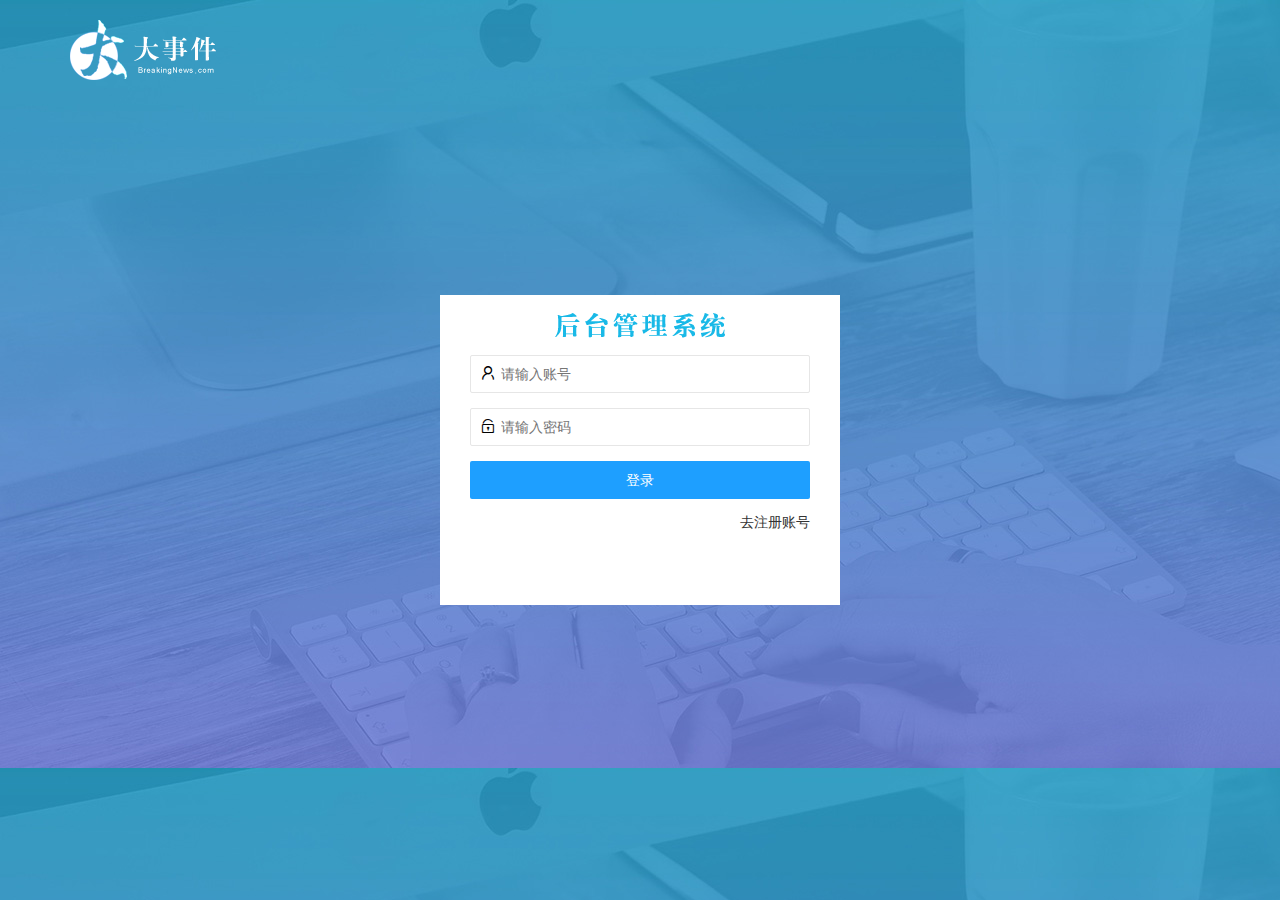
<file: home/index.html>
<!DOCTYPE html>
<html lang="en">
  <head>
    <meta charset="UTF-8" />
    <meta name="viewport" content="width=device-width, initial-scale=1.0" />
    <title>Document</title>

    <!-- 判断本地储存是否有token信息：解决index页面一闪而过的问题 -->
    <script>
      let token = localStorage.getItem("token");
      if (!token) {
        //去登陆页面
        location.href = "/home/login.html";
      }
    </script>
    <link rel="stylesheet" href="/assets/lib/layui/css/layui.css" />
    <link rel="stylesheet" href="/assets/fonts/iconfont.css" />
    <link rel="stylesheet" href="/assets/css/index.css" />
  </head>
  <body>
    <div class="layui-layout layui-layout-admin">
      <div class="layui-header">
        <div class="layui-logo">
          <img src="/assets/images/logo.png" alt="" />
        </div>
        <ul class="layui-nav layui-layout-right">
          <li class="layui-nav-item">
            <a href="javascript:;">
              <img src="http://t.cn/RCzsdCq" class="layui-nav-img" />
              <span class="text-avatar">A</span>
              个人中心
            </a>
            <dl class="layui-nav-child">
              <dd>
                <a href="/user/user_info.html" target="layUiBody">基本资料</a>
              </dd>
              <dd>
                <a href="/user/user_avatar.html" target="layUiBody">更换头像</a>
              </dd>
              <dd>
                <a href="/user/user_pwd.html" target="layUiBody">重置密码</a>
              </dd>
            </dl>
          </li>
          <li class="layui-nav-item">
            <a href="javascript:;" id="logoutBtn"
              ><span class="iconfont icon-tuichu"></span>退出</a
            >
          </li>
        </ul>
      </div>

      <div class="layui-side layui-bg-black">
        <div class="layui-side-scroll">
          <div href="javascript:;" class="userInfo">
            <img src="http://t.cn/RCzsdCq" class="layui-nav-img" />
            <span class="text-avatar">D</span>
            <span id="welcome">欢迎&nbsp;&nbsp;小黑</span>
          </div>
          <!-- 左侧导航区域（可配合layui已有的垂直导航） -->
          <ul
            class="layui-nav layui-nav-tree"
            lay-filter="test"
            lay-shrink="all"
          >
            <li class="layui-nav-item" layui-this>
              <a href="/home/dashboard.html" target="layUiBody"
                ><span class="iconfont icon-home"></span>首页</a
              >
            </li>
            <!-- layui-nav-itemed 可以默认打开二级菜单 -->
            <li class="layui-nav-item">
              <a class="" href="javascript:;"
                ><span class="iconfont icon-16"></span>文章管理</a
              >
              <dl class="layui-nav-child">
                <dd>
                  <a href="/article/art_cate.html " target="layUiBody"
                    ><i class="layui-icon layui-icon-app"></i> 文章类别</a
                  >
                </dd>
                <dd>
                  <a href="/article/art_list.html" target="layUiBody"
                    ><i class="layui-icon layui-icon-app"></i> 文章列表</a
                  >
                </dd>
                <dd>
                  <a href="/article/art_pub.html" target="layUiBody"
                    ><i class="layui-icon layui-icon-app"></i> 发布文章</a
                  >
                </dd>
              </dl>
            </li>
            <!-- ---------------------------------------------------------- -->
            <li class="layui-nav-item">
              <a href="javascript:;"
                ><span class="iconfont icon-user"></span> 个人中心</a
              >
              <dl class="layui-nav-child">
                <dd>
                  <a href="/user/user_info.html" target="layUiBody"
                    ><i class="layui-icon layui-icon-app"></i> 基本资料</a
                  >
                </dd>
                <dd>
                  <a href="/user/user_avatar.html" target="layUiBody"
                    ><i class="layui-icon layui-icon-app"></i> 更换头像</a
                  >
                </dd>
                <dd>
                  <a href="/user/user_pwd.html" target="layUiBody"
                    ><i class="layui-icon layui-icon-app"></i> 重置密码</a
                  >
                </dd>
              </dl>
            </li>
          </ul>
        </div>
      </div>

      <div class="layui-body">
        <!-- 内容主体区域 -->
        <!-- <div style="padding: 15px">内容主体区域</div> -->
        <iframe
          name="layUiBody"
          src="/home/dashboard.html"
          frameborder="0"
        ></iframe>
      </div>

      <div class="layui-footer">
        <!-- 底部固定区域 -->
        © YHQ - my web
      </div>
    </div>
    <script src="/assets/lib/layui/layui.all.js"></script>
    <script src="/assets/lib/jquery.js"></script>
    <script src="/assets/js/ajaxBase.js"></script>
    <script src="/assets/js/index.js"></script>
  </body>
</html>
</file>
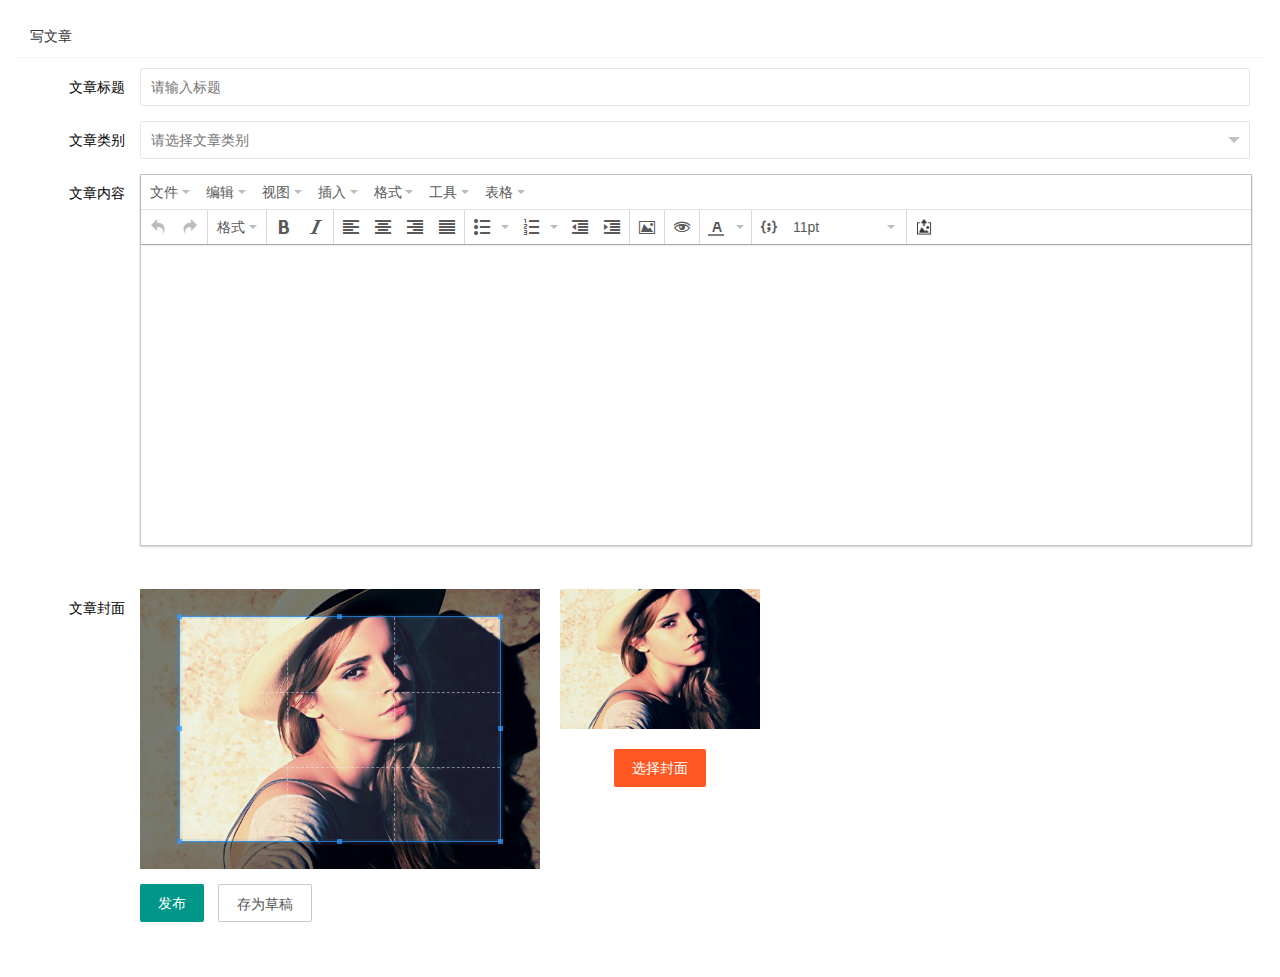
<file: article/art_pub.html>
<!DOCTYPE html>
<html lang="en">
  <head>
    <meta charset="UTF-8" />
    <meta name="viewport" content="width=device-width, initial-scale=1.0" />
    <title>Document</title>
    <link rel="stylesheet" href="/assets/lib/layui/css/layui.css" />
    <link rel="stylesheet" href="/assets/lib/cropper/cropper.css" />
    <link rel="stylesheet" href="/assets/css/article/art_pub.css" />
  </head>
  <body>
    <div class="layui-form-item">
      <div class="layui-card-header">写文章</div>

      <div class="layui-card-body">
        <!-- 文章标题 -->
        <form id="form" class="layui-form" action="">
          <div class="layui-form-item">
            <label class="layui-form-label">文章标题</label>
            <div class="layui-input-block">
              <input
                type="text"
                name="title"
                required
                lay-verify="required"
                placeholder="请输入标题"
                autocomplete="off"
                class="layui-input"
              />
            </div>
          </div>
          <!-- 文章类别 -->
          <div class="layui-form-item">
            <label class="layui-form-label">文章类别</label>
            <div class="layui-input-block">
              <select name="cate_id" lay-verify="required">
                <option value="">请选择文章类别</option>
              </select>
            </div>
          </div>

          <!-- 文章内容 富文本编辑器 -->
          <div class="layui-form-item">
            <!-- 左侧的 label -->
            <label class="layui-form-label">文章内容</label>
            <!-- 为富文本编辑器外部的容器设置高度 -->
            <div class="layui-input-block" style="height: 400px">
              <!-- 重要：将来这个 textarea 会被初始化为富文本编辑器 -->
              <textarea name="content"></textarea>
            </div>
          </div>

          <!-- 裁切图片区域 -->
          <div class="layui-form-item">
            <!-- 左侧的 label -->
            <label class="layui-form-label">文章封面</label>
            <!-- 选择封面区域 -->
            <div class="layui-input-block cover-box">
              <!-- 左侧裁剪区域 -->
              <div class="cover-left">
                <img id="image" src="/assets/images/sample2.jpg" alt="" />
              </div>
              <!-- 右侧预览区域和选择封面区域 -->
              <div class="cover-right">
                <!-- 预览的区域 -->
                <div class="img-preview"></div>
                <!-- 选择封面按钮 -->
                <input
                  type="file"
                  id="file"
                  class="layui-hide"
                  accept="images/*"
                />
                <button
                  type="button"
                  class="layui-btn layui-btn-danger"
                  id="chooseBtn"
                >
                  选择封面
                </button>
              </div>
            </div>
          </div>

          <!-- 俩按钮 -->
          <div class="layui-form-item">
            <div class="layui-input-block">
              <button
                class="layui-btn"
                id="pubBtn"
                lay-submit
                lay-filter="formDemo"
              >
                发布
              </button>
              <button
                class="layui-btn layui-btn-primary"
                id="saveBtn"
                lay-submit
                lay-filter="formDemo"
              >
                存为草稿
              </button>
            </div>
          </div>
        </form>
      </div>
    </div>

    <script src="/assets/lib/layui/layui.all.js"></script>
    <script src="/assets/lib/jquery.js"></script>
    <script src="/assets/js/ajaxBase.js"></script>

    <!-- 富文本 -->
    <script src="/assets/lib/tinymce/tinymce.min.js"></script>
    <script src="/assets/lib/tinymce/tinymce_setup.js"></script>

    <!-- 裁切图片 -->
    <script src="/assets/lib/cropper/Cropper.js"></script>
    <script src="/assets/lib/cropper/jquery-cropper.js"></script>

    <script src="/assets/js/article/art_pub.js"></script>
  </body>
</html>
</file>
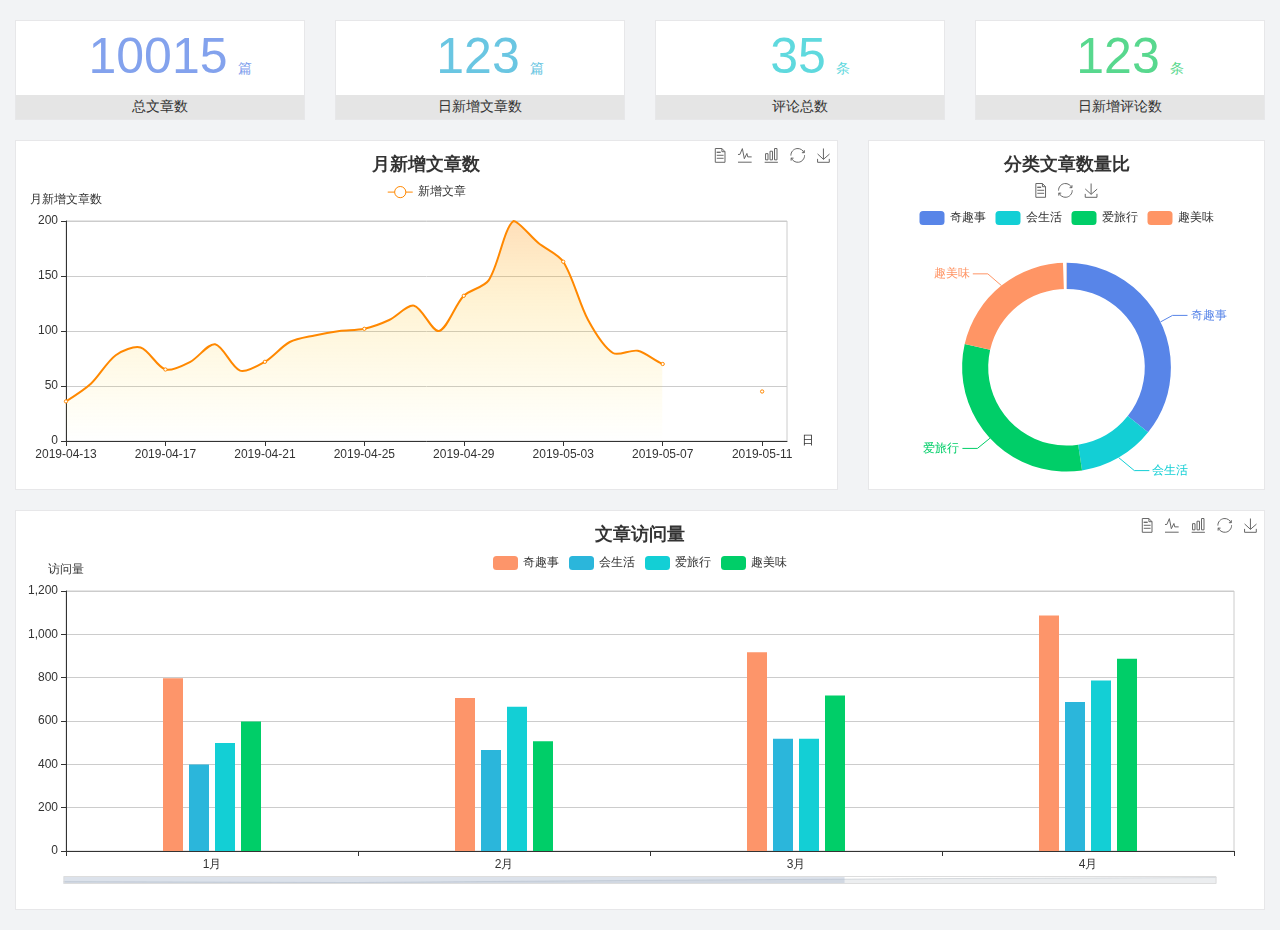
<file: home/dashboard.html>
<!DOCTYPE html>
<html lang="en">

<head>
  <meta charset="UTF-8">
  <meta name="viewport" content="width=device-width, initial-scale=1.0">
  <meta http-equiv="X-UA-Compatible" content="ie=edge">
  <title>图表统计</title>
  <link rel="stylesheet" href="../../assets/lib/bootstrap.css" />
  <link rel="stylesheet" href="../../assets/lib/main.css" />
  <script src="../../assets/lib/jquery.js"></script>
  <script type="text/javascript" src="../../assets/lib/echarts.min.js"></script>
</head>

<body>
  <div class="container-fluid">
    <div class="row spannel_list">
      <div class="col-sm-3 col-xs-6">
        <div class="spannel">
          <em>10015</em><span>篇</span>
          <b>总文章数</b>
        </div>
      </div>
      <div class="col-sm-3 col-xs-6">
        <div class="spannel scolor01">
          <em>123</em><span>篇</span>
          <b>日新增文章数</b>
        </div>
      </div>
      <div class="col-sm-3 col-xs-6">
        <div class="spannel scolor02">
          <em>35</em><span>条</span>
          <b>评论总数</b>
        </div>
      </div>
      <div class="col-sm-3 col-xs-6">
        <div class="spannel scolor03">
          <em>123</em><span>条</span>
          <b>日新增评论数</b>
        </div>
      </div>
    </div>
  </div>

  <div class="container-fluid">
    <div class="row curve-pie">
      <div class="col-lg-8 col-md-8">
        <div class="gragh_pannel" id="curve_show"></div>
      </div>
      <div class="col-lg-4 col-md-4">
        <div class="gragh_pannel" id="pie_show"></div>
      </div>
    </div>
  </div>

  <div class="container-fluid">
    <div class="column_pannel" id="column_show"></div>
  </div>

  <script>
    var oChart = echarts.init(document.getElementById('curve_show'));
    var aList_all = [
      { 'count': 36, 'date': '2019-04-13' },
      { 'count': 52, 'date': '2019-04-14' },
      { 'count': 78, 'date': '2019-04-15' },
      { 'count': 85, 'date': '2019-04-16' },
      { 'count': 65, 'date': '2019-04-17' },
      { 'count': 72, 'date': '2019-04-18' },
      { 'count': 88, 'date': '2019-04-19' },
      { 'count': 64, 'date': '2019-04-20' },
      { 'count': 72, 'date': '2019-04-21' },
      { 'count': 90, 'date': '2019-04-22' },
      { 'count': 96, 'date': '2019-04-23' },
      { 'count': 100, 'date': '2019-04-24' },
      { 'count': 102, 'date': '2019-04-25' },
      { 'count': 110, 'date': '2019-04-26' },
      { 'count': 123, 'date': '2019-04-27' },
      { 'count': 100, 'date': '2019-04-28' },
      { 'count': 132, 'date': '2019-04-29' },
      { 'count': 146, 'date': '2019-04-30' },
      { 'count': 200, 'date': '2019-05-01' },
      { 'count': 180, 'date': '2019-05-02' },
      { 'count': 163, 'date': '2019-05-03' },
      { 'count': 110, 'date': '2019-05-04' },
      { 'count': 80, 'date': '2019-05-05' },
      { 'count': 82, 'date': '2019-05-06' },
      { 'count': 70, 'date': '2019-05-07' },
      { 'count': 65, 'date': '2019-05-08' },
      { 'count': 54, 'date': '2019-05-09' },
      { 'count': 40, 'date': '2019-05-10' },
      { 'count': 45, 'date': '2019-05-11' },
      { 'count': 38, 'date': '2019-05-12' },
    ];

    let aCount = [];
    let aDate = [];

    for (var i = 0; i < aList_all.length; i++) {
      aCount.push(aList_all[i].count);
      aDate.push(aList_all[i].date);
    }

    var chartopt = {
      title: {
        text: '月新增文章数',
        left: 'center',
        top: '10'
      },
      tooltip: {
        trigger: 'axis'
      },
      legend: {
        data: ['新增文章'],
        top: '40'
      },
      toolbox: {
        show: true,
        feature: {
          mark: { show: true },
          dataView: { show: true, readOnly: false },
          magicType: { show: true, type: ['line', 'bar'] },
          restore: { show: true },
          saveAsImage: { show: true }
        }
      },
      calculable: true,
      xAxis: [
        {
          name: '日',
          type: 'category',
          boundaryGap: false,
          data: aDate
        }
      ],
      yAxis: [
        {
          name: '月新增文章数',
          type: 'value'
        }
      ],
      series: [
        {
          name: '新增文章',
          type: 'line',
          smooth: true,
          itemStyle: { normal: { areaStyle: { type: 'default' }, color: '#f80' }, lineStyle: { color: '#f80' } },
          data: aCount
        }],
      areaStyle: {
        normal: {
          color: new echarts.graphic.LinearGradient(0, 0, 0, 1, [{
            offset: 0,
            color: 'rgba(255,136,0,0.39)'
          }, {
            offset: .34,
            color: 'rgba(255,180,0,0.25)'
          }, {
            offset: 1,
            color: 'rgba(255,222,0,0.00)'
          }])

        }
      },
      grid: {
        show: true,
        x: 50,
        x2: 50,
        y: 80,
        height: 220
      }
    };

    oChart.setOption(chartopt);


    var oPie = echarts.init(document.getElementById('pie_show'));
    var oPieopt =
    {
      title: {
        top: 10,
        text: '分类文章数量比',
        x: 'center'
      },
      tooltip: {
        trigger: 'item',
        formatter: "{a} <br/>{b} : {c} ({d}%)"
      },
      color: ['#5885e8', '#13cfd5', '#00ce68', '#ff9565'],
      legend: {
        x: 'center',
        top: 65,
        data: ['奇趣事', '会生活', '爱旅行', '趣美味']
      },
      toolbox: {
        show: true,
        x: 'center',
        top: 35,
        feature: {
          mark: { show: true },
          dataView: { show: true, readOnly: false },
          magicType: {
            show: true,
            type: ['pie', 'funnel'],
            option: {
              funnel: {
                x: '25%',
                width: '50%',
                funnelAlign: 'left',
                max: 1548
              }
            }
          },
          restore: { show: true },
          saveAsImage: { show: true }
        }
      },
      calculable: true,
      series: [
        {
          name: '访问来源',
          type: 'pie',
          radius: ['45%', '60%'],
          center: ['50%', '65%'],
          data: [
            { value: 300, name: '奇趣事' },
            { value: 100, name: '会生活' },
            { value: 260, name: '爱旅行' },
            { value: 180, name: '趣美味' }
          ]
        }
      ]
    };
    oPie.setOption(oPieopt);



    var oColumn = this.echarts.init(document.getElementById('column_show'));
    var oColumnopt =
    {
      title: {
        text: '文章访问量',
        left: 'center',
        top: '10'
      },
      tooltip: {
        trigger: 'axis'
      },
      legend: {
        data: ['奇趣事', '会生活', '爱旅行', '趣美味'],
        top: '40'
      },
      toolbox: {
        show: true,
        feature: {
          mark: { show: true },
          dataView: { show: true, readOnly: false },
          magicType: { show: true, type: ['line', 'bar'] },
          restore: { show: true },
          saveAsImage: { show: true }
        }
      },
      calculable: true,
      xAxis: [
        {
          type: 'category',
          data: ['1月', '2月', '3月', '4月', '5月']
        }
      ],
      yAxis: [
        {
          name: '访问量',
          type: 'value'
        }
      ],
      series: [
        {
          name: '奇趣事',
          type: 'bar',
          barWidth: 20,
          itemStyle: {
            normal: { areaStyle: { type: 'default' }, color: '#fd956a' }
          },
          data: [800, 708, 920, 1090, 1200]
        },
        {
          name: '会生活',
          type: 'bar',
          barWidth: 20,
          itemStyle: {
            normal: { areaStyle: { type: 'default' }, color: '#2bb6db' }
          },
          data: [400, 468, 520, 690, 800]
        },
        {
          name: '爱旅行',
          type: 'bar',
          barWidth: 20,
          itemStyle: {
            normal: { areaStyle: { type: 'default' }, color: '#13cfd5' }
          },
          data: [500, 668, 520, 790, 900]
        },
        {
          name: '趣美味',
          type: 'bar',
          barWidth: 20,
          itemStyle: {
            normal: { areaStyle: { type: 'default' }, color: '#00ce68' }
          },
          data: [600, 508, 720, 890, 1000]
        }
      ],
      grid: {
        show: true,
        x: 50,
        x2: 30,
        y: 80,
        height: 260
      },
      dataZoom: [//给x轴设置滚动条
        {
          start: 0,//默认为0
          end: 100 - 1000 / 31,//默认为100
          type: 'slider',
          show: true,
          xAxisIndex: [0],
          handleSize: 0,//滑动条的 左右2个滑动条的大小
          height: 8,//组件高度
          left: 45, //左边的距离
          right: 50,//右边的距离
          bottom: 26,//右边的距离
          handleColor: '#ddd',//h滑动图标的颜色
          handleStyle: {
            borderColor: "#cacaca",
            borderWidth: "1",
            shadowBlur: 2,
            background: "#ddd",
            shadowColor: "#ddd",
          }
        }]
    };
    oColumn.setOption(oColumnopt);
  </script>
</body>

</html>
</file>
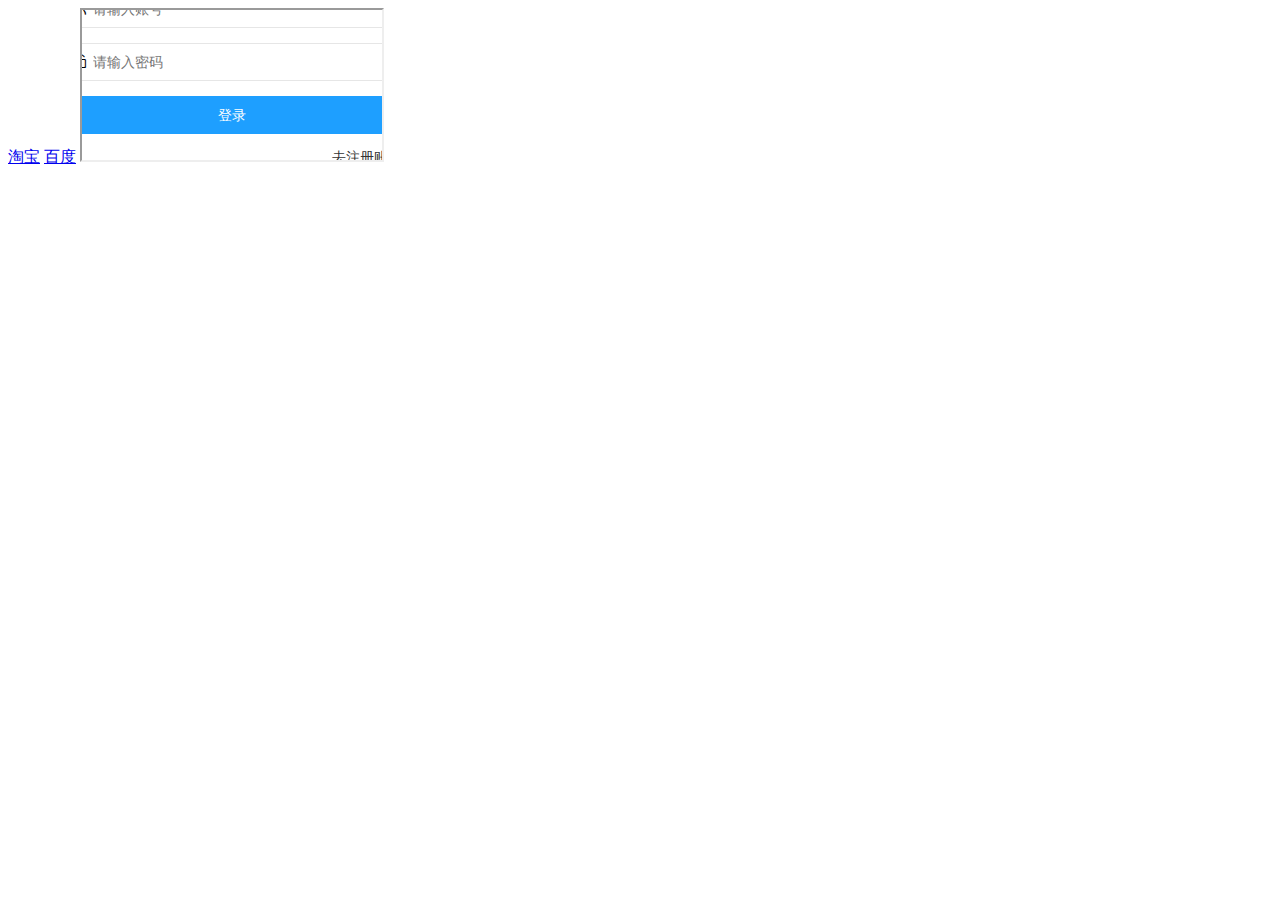
<file: home/iframe 标签的基本使用.html>
<!DOCTYPE html>
<html lang="en">
  <head>
    <meta charset="UTF-8" />
    <meta name="viewport" content="width=device-width, initial-scale=1.0" />
    <title>Document</title>
  </head>
  <body>
    <a href="http://www.taobao.com" target="fm">淘宝</a>
    <a href="http://www.baidu.com" target="fm">百度</a>
    <iframe name="fm" src="/home/index.html"></iframe>
  </body>
</html>
</file>
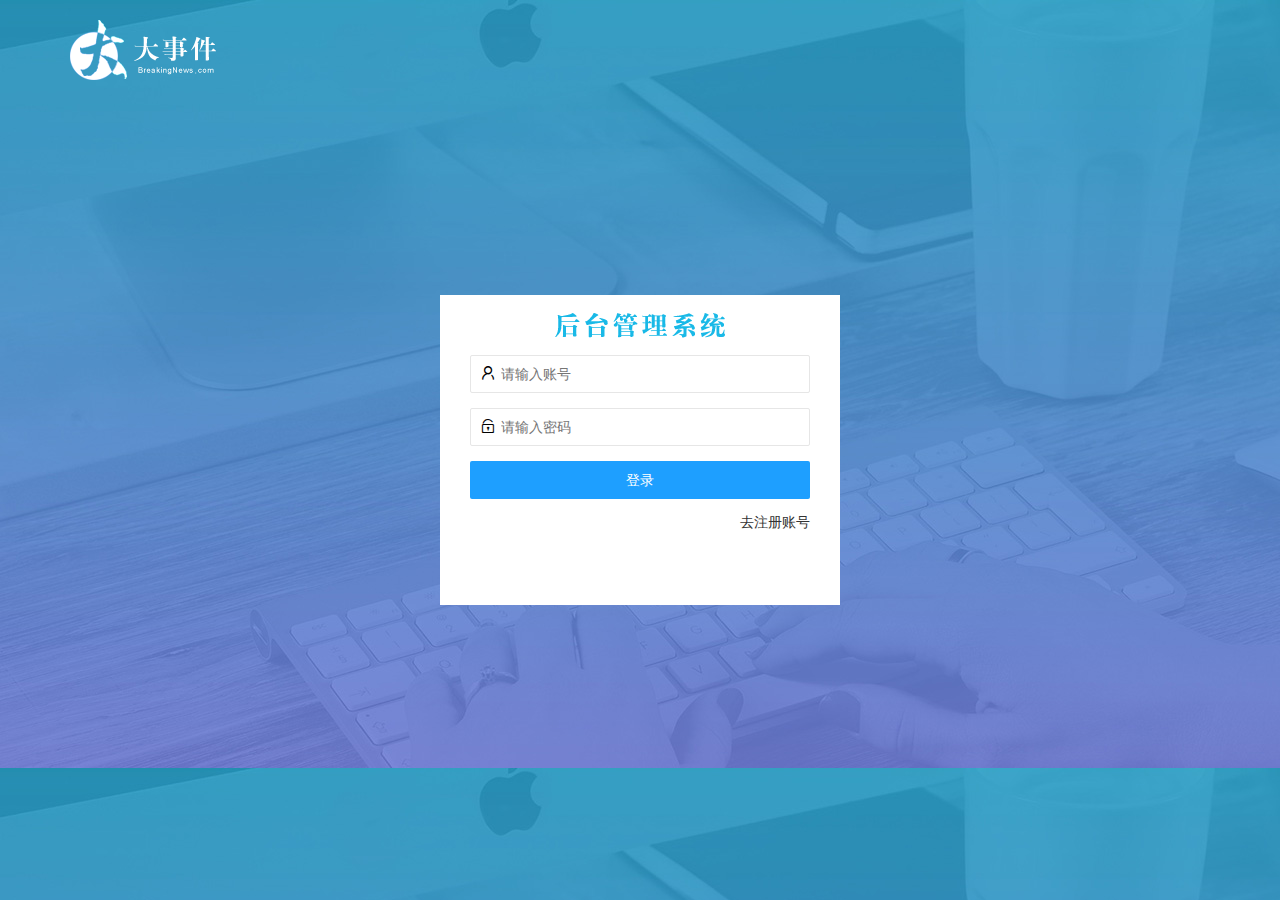
<file: home/login.html>
<!DOCTYPE html>
<html lang="en">
  <head>
    <meta charset="UTF-8" />
    <meta name="viewport" content="width=device-width, initial-scale=1.0" />
    <title>大事件项目登陆页</title>
    <link rel="stylesheet" href="/assets/lib/layui/css/layui.css" />
    <link rel="stylesheet" href="/assets/css/login.css" />
  </head>
  <body>
    <div class="layui-main logo">
      <img src="/assets/images/logo.png" alt="" />
    </div>

    <!-- 登陆注册页面 -->
    <div class="box">
      <!-- 标题 -->
      <div class="title"></div>

      <!-- 登录表单 -->
      <div class="login">
        <form id="loginForm" class="layui-form" action="">
          <div class="layui-form-item">
            <i class="layui-icon layui-icon-username"></i>
            <input
              type="text"
              name="username"
              required
              lay-verify="required"
              placeholder="请输入账号"
              autocomplete="off"
              class="layui-input"
            />
          </div>
          <div class="layui-form-item">
            <i class="layui-icon layui-icon-password"></i>
            <input
              type="password"
              name="password"
              required
              lay-verify="required|pass"
              placeholder="请输入密码"
              autocomplete="off"
              class="layui-input"
            />
          </div>
          <div class="layui-form-item">
            <button
              class="layui-btn layui-btn-fluid layui-bg-blue"
              lay-submit
              lay-filter="formDemo"
            >
              登录
            </button>
          </div>
          <a href="Javascript:;" class="fr" id="gotoregister">去注册账号</a>
        </form>
      </div>
      <!----------------------------------------------------------------------->

      <!-- 注册表单 -->
      <div class="register">
        <form id="regisForm" class="layui-form">
          <!-- 第一行：账号 -->
          <div class="layui-form-item">
            <i class="layui-icon layui-icon-username"></i>
            <input
              type="text"
              name="username"
              required
              lay-verify="required"
              placeholder="请输入用户名"
              autocomplete="off"
              class="layui-input"
            />
          </div>

          <!-- 第二行：密码 -->
          <div class="layui-form-item">
            <i class="layui-icon layui-icon-password"></i>
            <input
              type="password"
              name="password"
              required
              lay-verify="required|pass"
              placeholder="请输入密码"
              autocomplete="off"
              class="layui-input"
            />
          </div>

          <!-- 第三行：确认密码 -->
          <div class="layui-form-item">
            <i class="layui-icon layui-icon-password"></i>
            <input
              type="password"
              name="repassword"
              required
              lay-verify="required|pass|repwd"
              placeholder="请再次输入密码"
              autocomplete="off"
              class="layui-input"
            />
          </div>

          <!-- 第四行：按钮 -->
          <div class="layui-form-item">
            <!-- 必须要有 lay-submit 这个属性才会触发校验和提交功能 -->
            <button
              class="layui-btn layui-btn-fluid layui-bg-blue"
              lay-submit
              lay-filter="formDemo"
            >
              注册
            </button>
          </div>

          <!-- 第五行：去登录 -->
          <a href="javascript:" class="fr" id="gotologin">去登录</a>
        </form>
      </div>
    </div>
    <!-- layui.all.js 是包含了的所有功能 -->
    <script src="/assets/lib/layui/layui.all.js"></script>

    <!-- 引入JQ文件 -->
    <script src="/assets/lib/jquery.js"></script>

    <!-- 因日ajax共同的配置 -->
    <script src="/assets/js/ajaxBase.js"></script>

    <!-- 自己的文件 -->
    <script src="/assets/js/login.js"></script>
  </body>
</html>
</file>
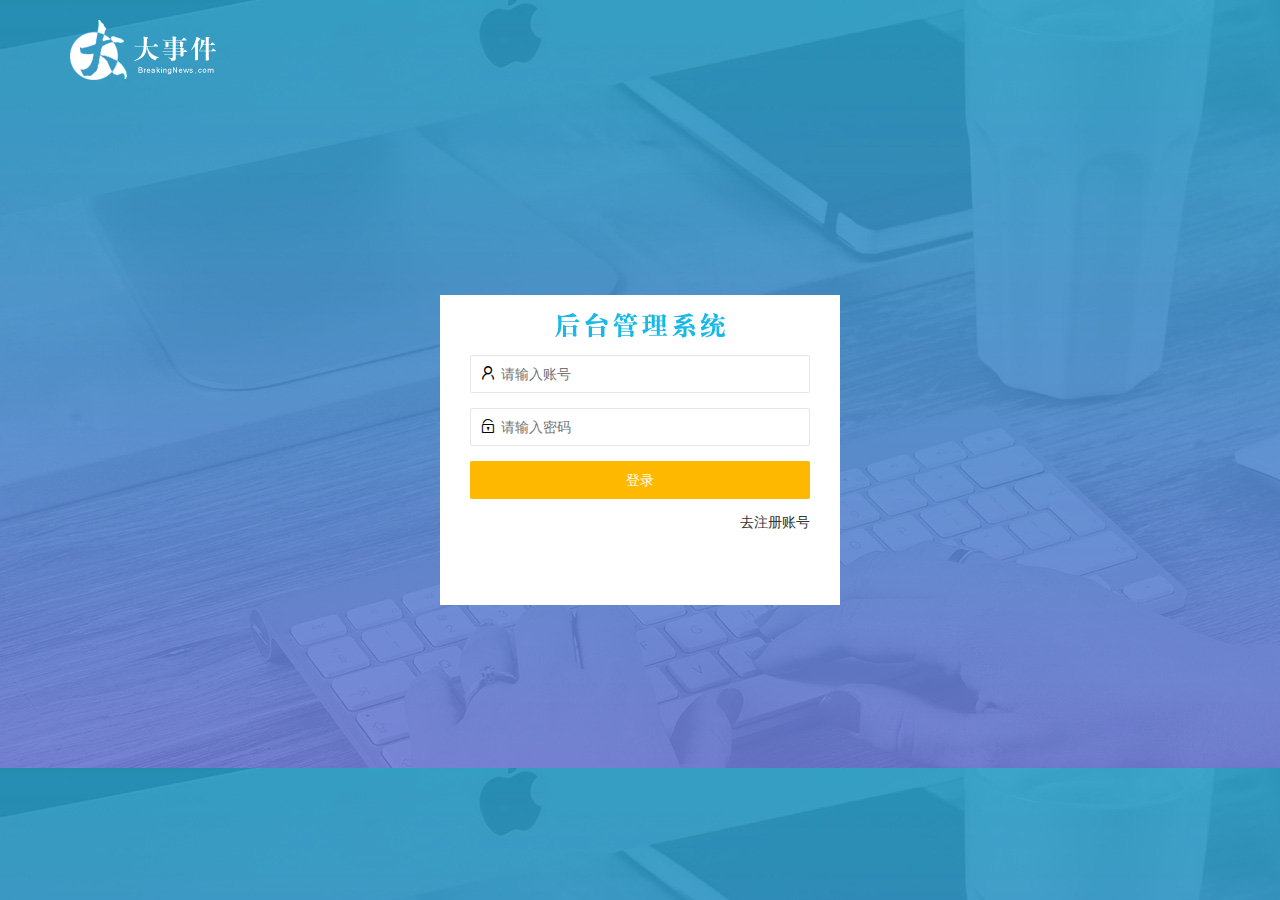
<file: home/加练.html>
<!DOCTYPE html>
<html lang="en">
  <head>
    <meta charset="UTF-8" />
    <meta name="viewport" content="width=device-width, initial-scale=1.0" />
    <title>大事件项目登陆页</title>
    <link rel="stylesheet" href="/assets/lib/layui/css/layui.css" />
    <link rel="stylesheet" href="/assets/css/login.css" />
  </head>
  <body>
    <div class="layui-main logo">
      <img src="/assets/images/logo.png" alt="" />
    </div>

    <!-- 登陆注册页面 -->
    <div class="box">
      <!-- 标题 -->
      <div class="title"></div>

      <!-- 登录表单 -->
      <div class="login">
        <form id="loginForm" class="layui-form" action="">
          <div class="layui-form-item">
            <i class="layui-icon layui-icon-username"></i>
            <input
              type="text"
              name="username"
              required
              lay-verify="required"
              placeholder="请输入账号"
              autocomplete="off"
              class="layui-input"
            />
          </div>
          <div class="layui-form-item">
            <i class="layui-icon layui-icon-password"></i>
            <input
              type="password"
              name="password"
              required
              lay-verify="required|pass"
              placeholder="请输入密码"
              autocomplete="off"
              class="layui-input"
            />
          </div>
          <div class="layui-form-item">
            <button
              class="layui-btn layui-btn-fluid layui-btn-warm"
              lay-submit
              lay-filter="formDemo"
            >
              登录
            </button>
          </div>

          <a href="Javascript:;" class="fr" id="gotoregister">去注册账号</a>
        </form>
      </div>
      <!----------------------------------------------------------------------->

      <!-- 注册表单 -->
      <div class="register">
        <form id="regisForm" class="layui-form" action="">
          <div class="layui-form-item">
            <i class="layui-icon layui-icon-username"></i>
            <input
              type="text"
              name="username"
              required
              lay-verify="required"
              placeholder="请输入账号"
              autocomplete="off"
              class="layui-input"
            />
          </div>
          <div class="layui-form-item">
            <i class="layui-icon layui-icon-password"></i>
            <input
              type="password"
              name="password"
              required
              lay-verify="required|pass|repwd"
              placeholder="请输入密码"
              autocomplete="off"
              class="layui-input"
            />
          </div>
          <div class="layui-form-item">
            <i class="layui-icon layui-icon-password"></i>
            <input
              type="password"
              name="repassword"
              required
              lay-verify="required|pass|repwd"
              placeholder="请再次输入密码"
              autocomplete="off"
              class="layui-input"
            />
            <!-- 再次输入的密码是不需要提交到后台的 只是单独拿来做校验 如果同时提交进去会与前面的提交的数据起冲突 -->
          </div>
          <div class="layui-form-item">
            <!-- 必须要有 lay-submit 这个属性才会触发校验和提交功能 -->
            <button
              class="layui-btn layui-btn-fluid layui-bg-blue"
              lay-submit
              lay-filter="formDemo"
            >
              注册
            </button>
          </div>

          <a href="javascript:" class="fr" id="gotologin">去登录</a>
        </form>
      </div>
    </div>
    <!-- layui.all.js 是包含了的所有功能 -->
    <script src="/assets/lib/layui/layui.all.js"></script>
    <script src="/assets/lib/jquery.js"></script>
    <script src="/assets/js/login.js"></script>
  </body>
</html>
</file>
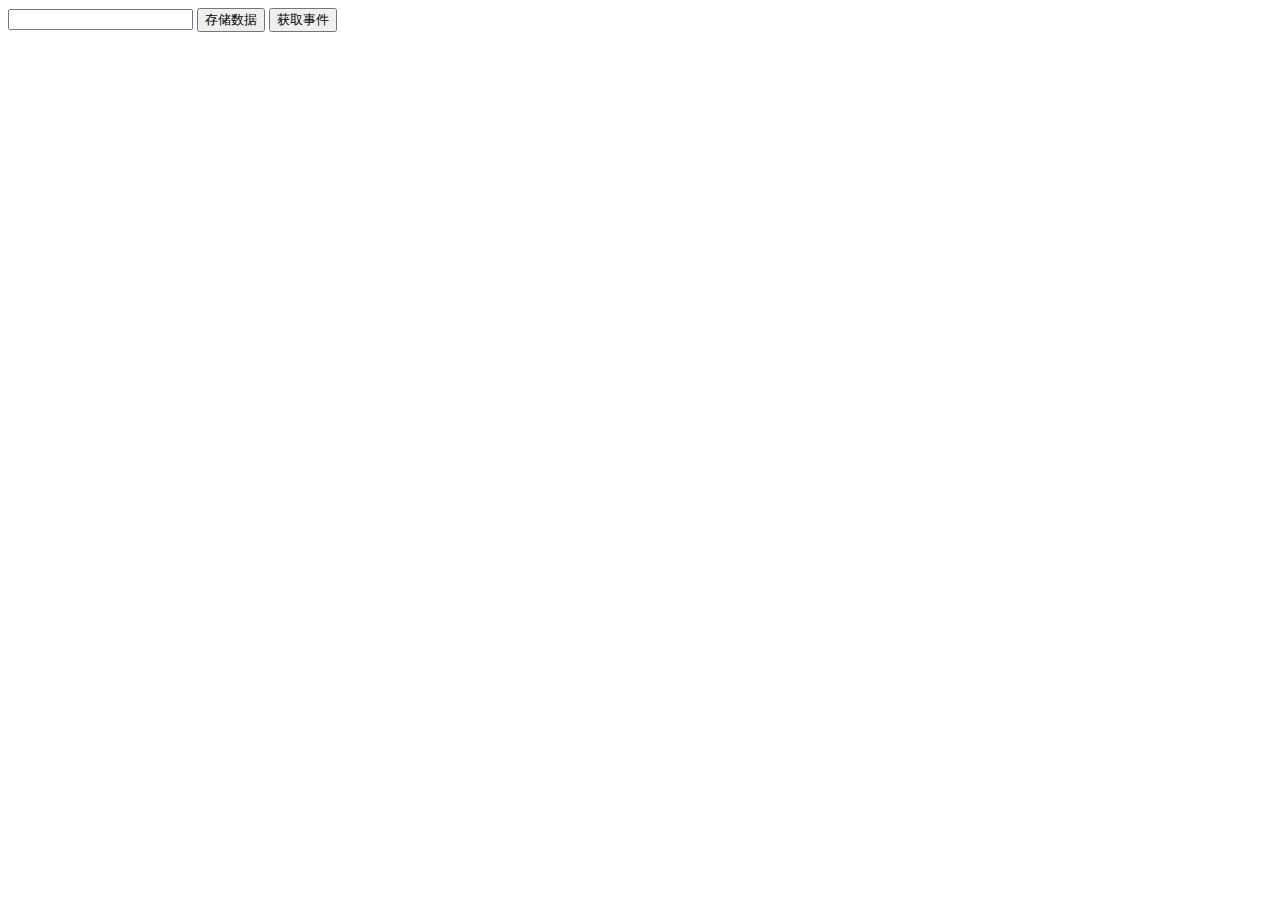
<file: home/本地存储.html>
<!DOCTYPE html>
<html lang="en">
  <head>
    <meta charset="UTF-8" />
    <meta name="viewport" content="width=device-width, initial-scale=1.0" />
    <title>Document</title>
  </head>
  <body>
    <input type="text" />
    <button class="set">存储数据</button>
    <button class="get">获取事件</button>
    <!-- <button class="remove">删除事件</button>
    <button class="clear">删除所有数据</button> -->
    <script>
      //获取元素
      let ipt = document.querySelector("input");
      let setBtn = document.querySelector(".set");
      let getBtn = document.querySelector(".get");
      let removeBtn = document.querySelector(".remove");
      let clearBtn = document.querySelector(".clear");

      //   sessionStorage的操作;

      //   setBtn.onclick = function () {
      //     sessionStorage.setItem("name", ipt.value);
      //     sessionStorage.setItem("pwd", "123456");
      //   };

      //   //获取数据
      //   getBtn.onclick = function () {
      //     let res = sessionStorage.getItem("name");
      //     console.log(res);
      //   };

      //   //删除数据
      //   removeBtn.onclick = function () {
      //     sessionStorage.removeItem("name");
      //   };

      //   //   删除所有事件;
      //   clearBtn.onclick = function () {
      //     sessionStorage.clear();
      //   };

      //   --------------------------------
      //   localStorage

      //把data数据存储起来
      let data = [
        { id: 1, name: "xm", age: 19 },
        { id: 2, name: "xh", age: 20 },
        { id: 3, name: "xhong", age: 11 },
      ];
      //存储数据
      setBtn.onclick = function () {
        // localStorage.setItem("age", ipt.value);
        // localStorage.setItem("pwd", "123456");
        // localStorage.setItem("data", data);
        let jsonStr = JSON.stringify(data);
        localStorage.setItem("data", jsonStr);
      };

      //   获取数据
      getBtn.onclick = function () {
        // let res = localStorage.getItem("name");
        // console.log(res);
        let res = localStorage.getItem("data");
        console.log(JSON.parse(res));
      };

      // //删除数据
      // removeBtn.onclick = function () {
      //   localStorage.removeItem("name");
      // };

      // //删除所有数据
      // clearBtn.onclick = function () {
      //   localStorage.clear();
      // };
    </script>
  </body>
</html>
</file>
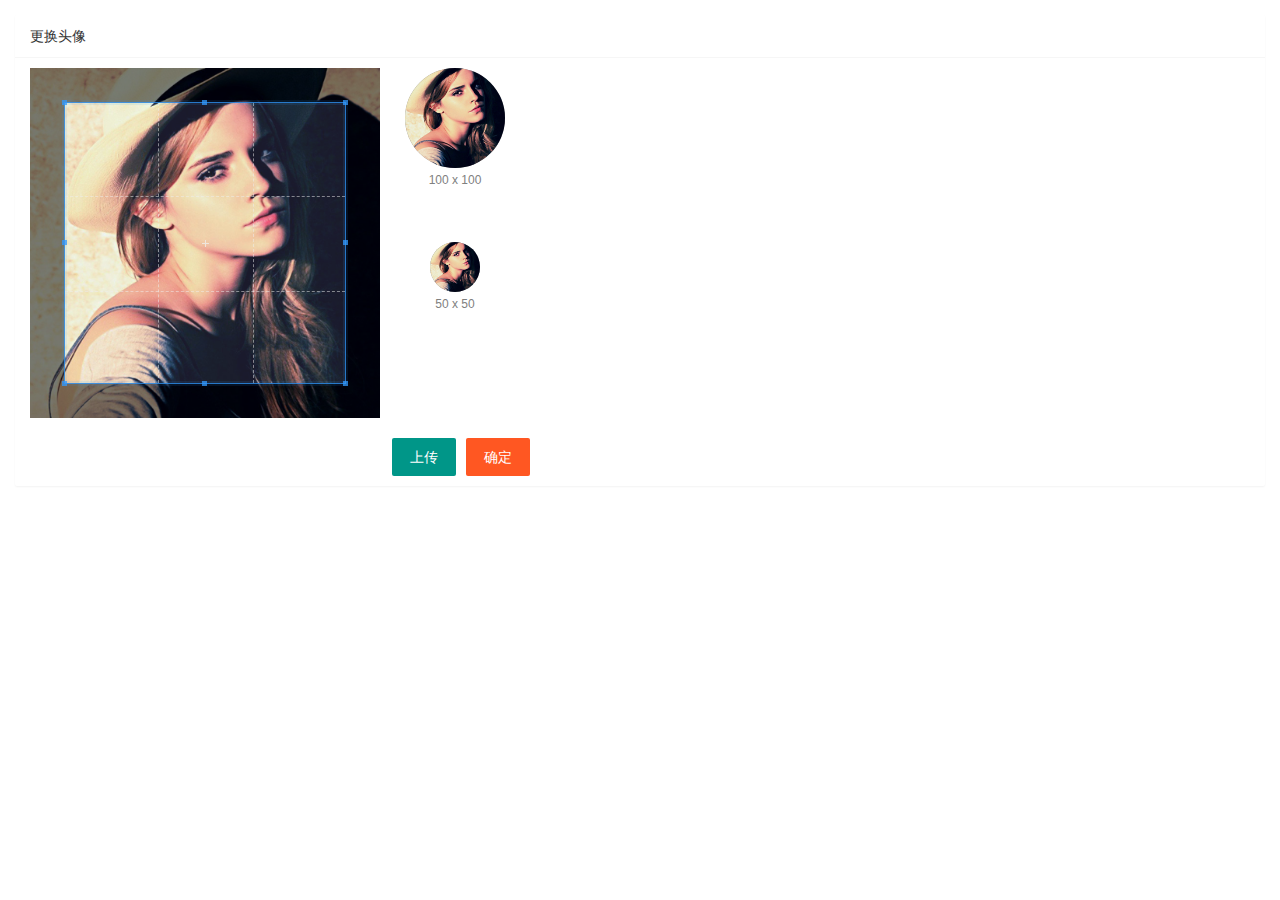
<file: user/user_avatar.html>
<!DOCTYPE html>
<html lang="en">
  <head>
    <meta charset="UTF-8" />
    <meta name="viewport" content="width=device-width, initial-scale=1.0" />
    <title>Document</title>
    <link rel="stylesheet" href="/assets/lib/layui/css/layui.css" />
    <link rel="stylesheet" href="/assets/lib/cropper/cropper.css" />

    <link rel="stylesheet" href="/assets/css/user/user_avatar.css" />
  </head>

  <body>
    <div class="layui-card">
      <div class="layui-card-header">更换头像</div>
      <div class="layui-card-body">
        <!-- 第一行的图片裁剪和预览区域 -->
        <div class="row1">
          <!-- 图片裁剪区域 -->
          <div class="cropper-box">
            <!-- 这个 img 标签很重要，将来会把它初始化为裁剪区域 -->
            <img id="image" src="/assets/images/sample.jpg" />
          </div>
          <!-- 图片的预览区域 -->
          <div class="preview-box">
            <div>
              <!-- 宽高为 100px 的预览区域 -->
              <div class="img-preview w100"></div>
              <p class="size">100 x 100</p>
            </div>
            <div>
              <!-- 宽高为 50px 的预览区域 -->
              <div class="img-preview w50"></div>
              <p class="size">50 x 50</p>
            </div>
          </div>
        </div>

        <!-- 第二行的按钮区域 -->
        <div class="row2">
          <input type="file" class="layui-hide" id="file" accept="image/*" />
          <button type="button" class="layui-btn" id="chooseBtn">上传</button>
          <button type="button" class="layui-btn layui-btn-danger" id="sureBtn">
            确定
          </button>
        </div>
      </div>
    </div>

    <script src="/assets/lib/layui/layui.all.js"></script>
    <script src="/assets/lib/jquery.js"></script>
    <!-- 以下两个js文件属于图片裁切插件 -->
    <script src="/assets/lib/cropper/Cropper.js"></script>
    <script src="/assets/lib/cropper/jquery-cropper.js"></script>

    <script src="/assets/js/ajaxBase.js"></script>
    <script src="/assets/js/user/user_avatar.js"></script>
  </body>
</html>
</file>
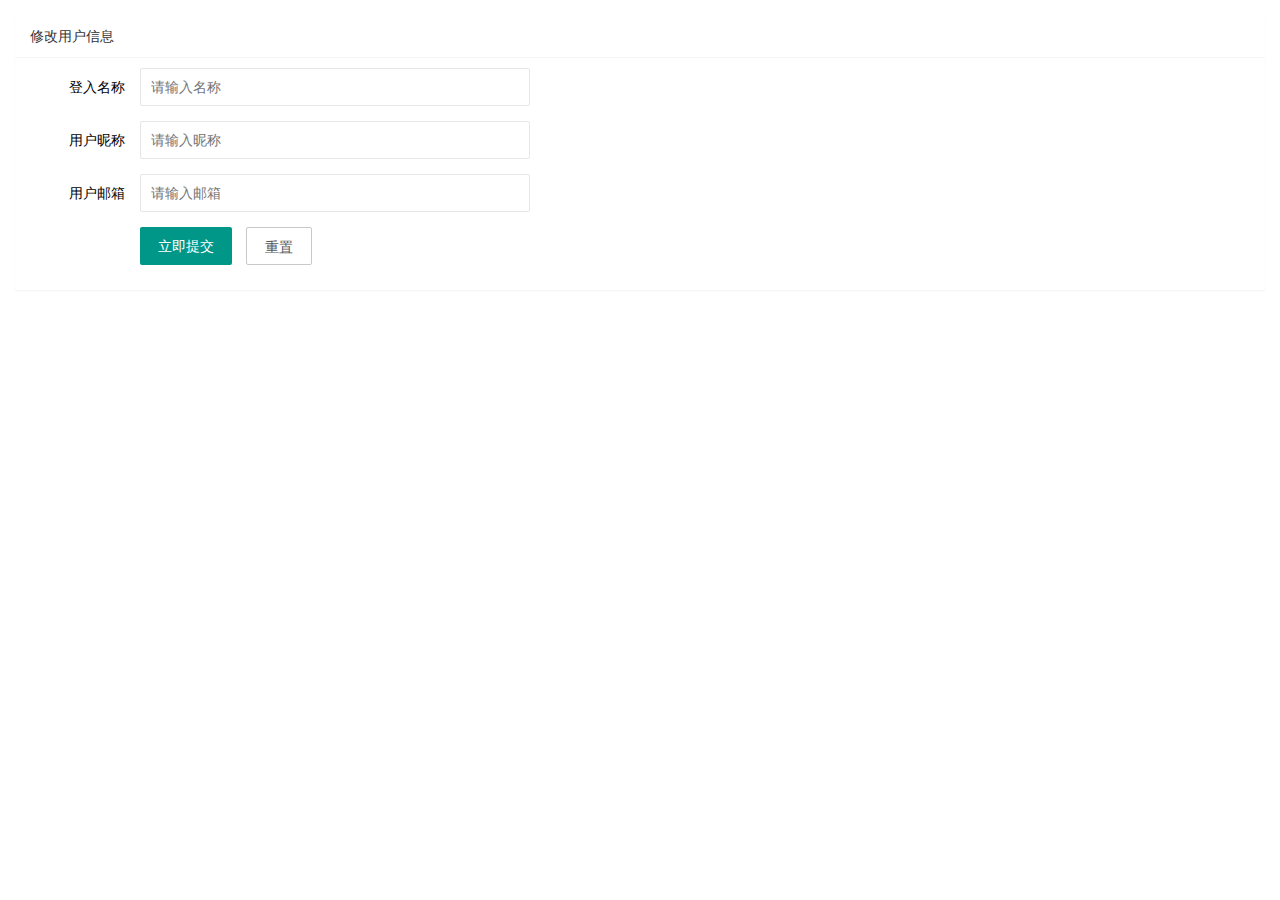
<file: user/user_info.html>
<!DOCTYPE html>
<html lang="en">
  <head>
    <meta charset="UTF-8" />
    <meta name="viewport" content="width=device-width, initial-scale=1.0" />
    <title>Document</title>
    <link rel="stylesheet" href="/assets/lib/layui/css/layui.css" />
    <link rel="stylesheet" href="/assets/css/user/user_info.css" />
  </head>
  <body>
    <div class="layui-card">
      <div class="layui-card-header">修改用户信息</div>
      <div class="layui-card-body">
        <form id="form" class="layui-form" lay-filter="form" action="">
          <div class="layui-form-item layui-hide">
            <label class="layui-form-label">登入名称</label>
            <div class="layui-input-block">
              <input
                type="text"
                name="id"
                readonly
                required
                lay-verify="required"
                placeholder="请输入名称"
                autocomplete="off"
                class="layui-input"
              />
            </div>
          </div>
          <div class="layui-form-item">
            <label class="layui-form-label">登入名称</label>
            <div class="layui-input-block">
              <input
                type="text"
                name="username"
                readonly
                required
                lay-verify="required"
                placeholder="请输入名称"
                autocomplete="off"
                class="layui-input"
              />
            </div>
          </div>
          <div class="layui-form-item">
            <label class="layui-form-label">用户昵称</label>
            <div class="layui-input-block">
              <input
                type="text"
                name="nickname"
                required
                lay-verify="required|nickname"
                placeholder="请输入昵称"
                autocomplete="off"
                class="layui-input"
              />
            </div>
          </div>
          <div class="layui-form-item">
            <label class="layui-form-label">用户邮箱</label>
            <div class="layui-input-block">
              <input
                type="text"
                name="email"
                required
                lay-verify="required|email"
                placeholder="请输入邮箱"
                autocomplete="off"
                class="layui-input"
              />
            </div>
          </div>
          <div class="layui-form-item">
            <div class="layui-input-block">
              <button class="layui-btn" lay-submit lay-filter="formDemo">
                立即提交
              </button>
              <button
                type="reset"
                class="layui-btn layui-btn-primary"
                id="resetBtn"
              >
                重置
              </button>
            </div>
          </div>
        </form>
      </div>
    </div>
    <script src="/assets/lib/layui/layui.all.js"></script>
    <script src="/assets/lib/jquery.js"></script>
    <script src="/assets/js/ajaxBase.js"></script>
    <script src="/assets/js/user/user_info.js"></script>
  </body>
</html>
</file>
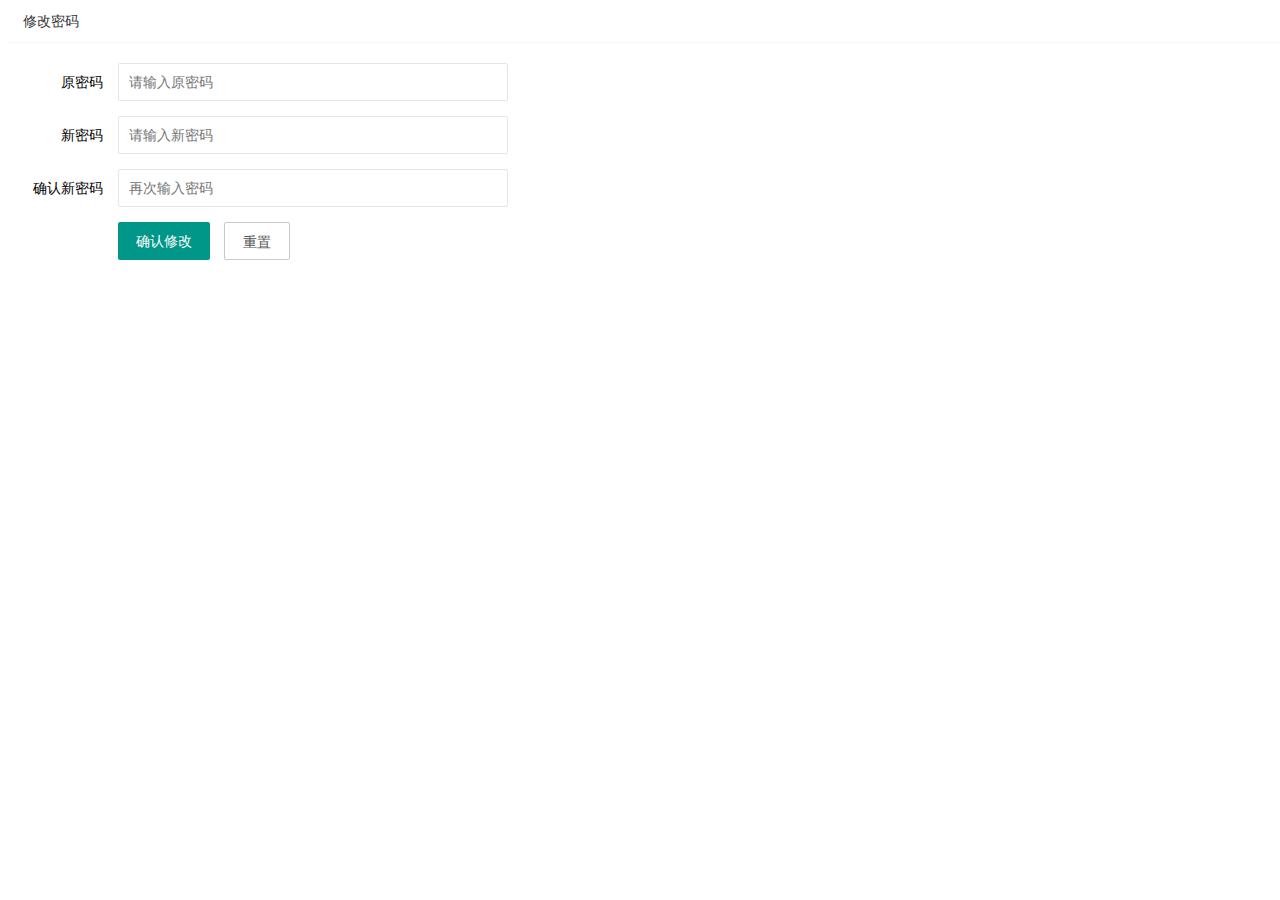
<file: user/user_pwd.html>
<!DOCTYPE html>
<html lang="en">
  <head>
    <meta charset="UTF-8" />
    <meta name="viewport" content="width=device-width, initial-scale=1.0" />
    <title>Document</title>
    <link rel="stylesheet" href="/assets/lib/layui/css/layui.css" />
    <link rel="stylesheet" href="/assets/css/user/user_pwd.css" />
  </head>
  <body>
    <div class="layui-form-item">
      <div class="layui-card-header">修改密码</div>
      <div class="layui-card-body"></div>
      <form class="layui-form" action="">
        <div class="layui-form-item">
          <label class="layui-form-label">原密码</label>
          <div class="layui-input-block">
            <input
              type="text"
              name="oldPwd"
              required
              lay-verify="required|pass"
              placeholder="请输入原密码"
              autocomplete="off"
              class="layui-input"
            />
          </div>
        </div>
        <div class="layui-form-item">
          <label class="layui-form-label">新密码</label>
          <div class="layui-input-block">
            <input
              type="text"
              name="newPwd"
              required
              lay-verify="required|pass|newPass"
              placeholder="请输入新密码"
              autocomplete="off"
              class="layui-input"
            />
          </div>
        </div>
        <div class="layui-form-item">
          <label class="layui-form-label">确认新密码</label>
          <div class="layui-input-block">
            <input
              type="text"
              name="repwd"
              required
              lay-verify="required|pass|rePass"
              placeholder="再次输入密码"
              autocomplete="off"
              class="layui-input"
            />
          </div>
        </div>
        <div class="layui-form-item">
          <div class="layui-input-block">
            <button class="layui-btn" lay-submit lay-filter="formDemo">
              确认修改
            </button>
            <button type="reset" class="layui-btn layui-btn-primary">
              重置
            </button>
          </div>
        </div>
      </form>
    </div>
    <script src="/assets/lib/layui/layui.all.js"></script>
    <script src="/assets/lib/jquery.js"></script>
    <script src="/assets/js/ajaxBase.js"></script>
    <script src="/assets/js/user/user_pwd.js"></script>
  </body>
</html>
</file>
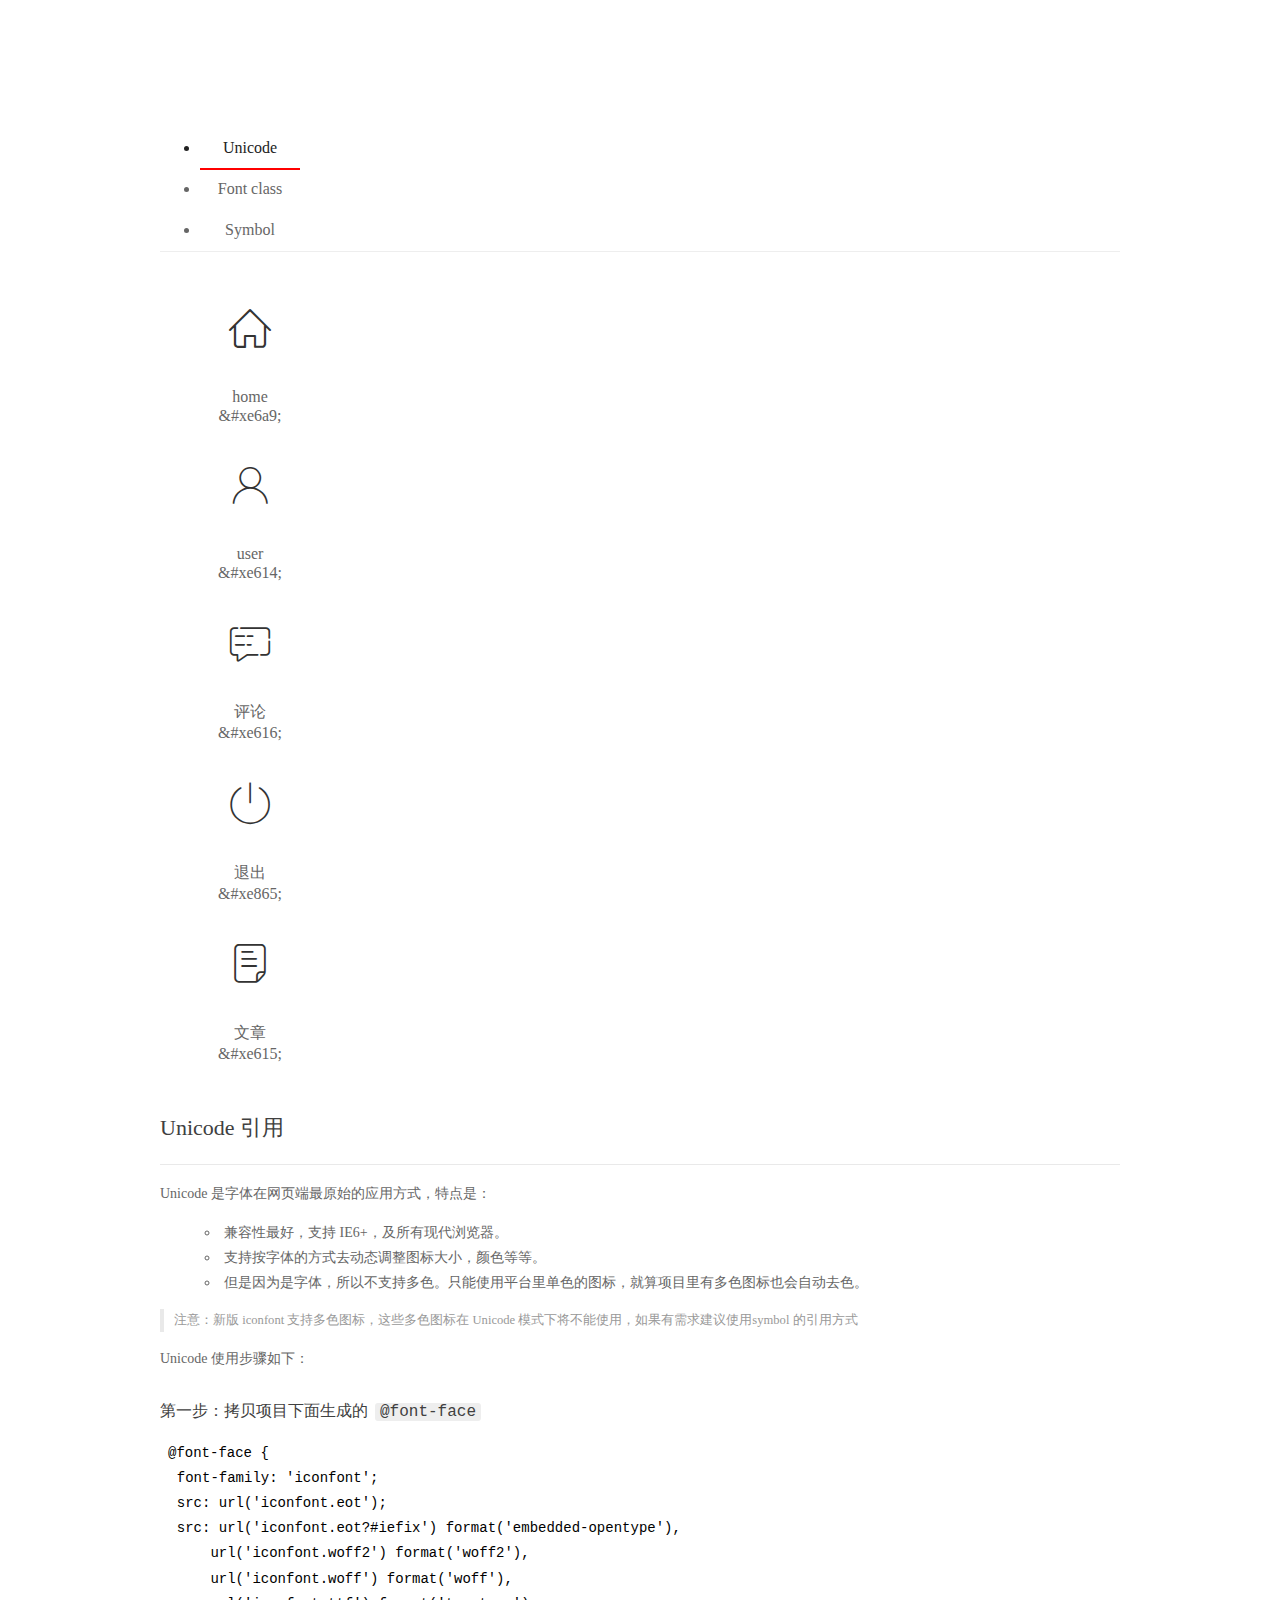
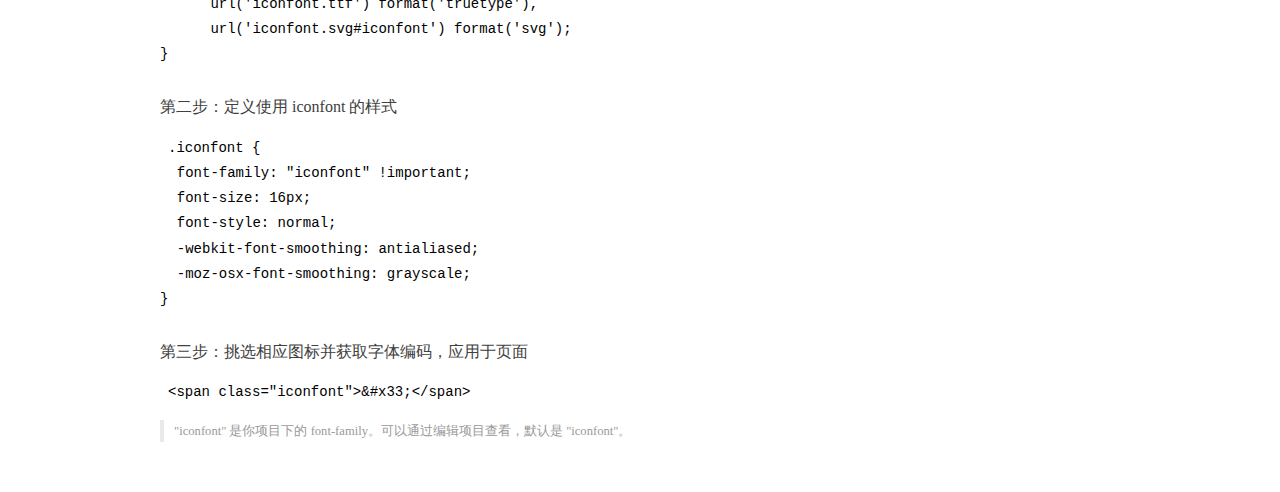
<file: assets/fonts/demo_index.html>
<!DOCTYPE html>
<html>
<head>
  <meta charset="utf-8"/>
  <title>IconFont Demo</title>
  <link rel="shortcut icon" href="https://gtms04.alicdn.com/tps/i4/TB1_oz6GVXXXXaFXpXXJDFnIXXX-64-64.ico" type="image/x-icon"/>
  <link rel="stylesheet" href="https://g.alicdn.com/thx/cube/1.3.2/cube.min.css">
  <link rel="stylesheet" href="demo.css">
  <link rel="stylesheet" href="iconfont.css">
  <script src="iconfont.js"></script>
  <!-- jQuery -->
  <script src="https://a1.alicdn.com/oss/uploads/2018/12/26/7bfddb60-08e8-11e9-9b04-53e73bb6408b.js"></script>
  <!-- 代码高亮 -->
  <script src="https://a1.alicdn.com/oss/uploads/2018/12/26/a3f714d0-08e6-11e9-8a15-ebf944d7534c.js"></script>
</head>
<body>
  <div class="main">
    <h1 class="logo"><a href="https://www.iconfont.cn/" title="iconfont 首页" target="_blank">&#xe86b;</a></h1>
    <div class="nav-tabs">
      <ul id="tabs" class="dib-box">
        <li class="dib active"><span>Unicode</span></li>
        <li class="dib"><span>Font class</span></li>
        <li class="dib"><span>Symbol</span></li>
      </ul>
      
    </div>
    <div class="tab-container">
      <div class="content unicode" style="display: block;">
          <ul class="icon_lists dib-box">
          
            <li class="dib">
              <span class="icon iconfont">&#xe6a9;</span>
                <div class="name">home</div>
                <div class="code-name">&amp;#xe6a9;</div>
              </li>
          
            <li class="dib">
              <span class="icon iconfont">&#xe614;</span>
                <div class="name">user</div>
                <div class="code-name">&amp;#xe614;</div>
              </li>
          
            <li class="dib">
              <span class="icon iconfont">&#xe616;</span>
                <div class="name">评论</div>
                <div class="code-name">&amp;#xe616;</div>
              </li>
          
            <li class="dib">
              <span class="icon iconfont">&#xe865;</span>
                <div class="name">退出</div>
                <div class="code-name">&amp;#xe865;</div>
              </li>
          
            <li class="dib">
              <span class="icon iconfont">&#xe615;</span>
                <div class="name">文章</div>
                <div class="code-name">&amp;#xe615;</div>
              </li>
          
          </ul>
          <div class="article markdown">
          <h2 id="unicode-">Unicode 引用</h2>
          <hr>

          <p>Unicode 是字体在网页端最原始的应用方式，特点是：</p>
          <ul>
            <li>兼容性最好，支持 IE6+，及所有现代浏览器。</li>
            <li>支持按字体的方式去动态调整图标大小，颜色等等。</li>
            <li>但是因为是字体，所以不支持多色。只能使用平台里单色的图标，就算项目里有多色图标也会自动去色。</li>
          </ul>
          <blockquote>
            <p>注意：新版 iconfont 支持多色图标，这些多色图标在 Unicode 模式下将不能使用，如果有需求建议使用symbol 的引用方式</p>
          </blockquote>
          <p>Unicode 使用步骤如下：</p>
          <h3 id="-font-face">第一步：拷贝项目下面生成的 <code>@font-face</code></h3>
<pre><code class="language-css"
>@font-face {
  font-family: 'iconfont';
  src: url('iconfont.eot');
  src: url('iconfont.eot?#iefix') format('embedded-opentype'),
      url('iconfont.woff2') format('woff2'),
      url('iconfont.woff') format('woff'),
      url('iconfont.ttf') format('truetype'),
      url('iconfont.svg#iconfont') format('svg');
}
</code></pre>
          <h3 id="-iconfont-">第二步：定义使用 iconfont 的样式</h3>
<pre><code class="language-css"
>.iconfont {
  font-family: "iconfont" !important;
  font-size: 16px;
  font-style: normal;
  -webkit-font-smoothing: antialiased;
  -moz-osx-font-smoothing: grayscale;
}
</code></pre>
          <h3 id="-">第三步：挑选相应图标并获取字体编码，应用于页面</h3>
<pre>
<code class="language-html"
>&lt;span class="iconfont"&gt;&amp;#x33;&lt;/span&gt;
</code></pre>
          <blockquote>
            <p>"iconfont" 是你项目下的 font-family。可以通过编辑项目查看，默认是 "iconfont"。</p>
          </blockquote>
          </div>
      </div>
      <div class="content font-class">
        <ul class="icon_lists dib-box">
          
          <li class="dib">
            <span class="icon iconfont icon-home"></span>
            <div class="name">
              home
            </div>
            <div class="code-name">.icon-home
            </div>
          </li>
          
          <li class="dib">
            <span class="icon iconfont icon-user"></span>
            <div class="name">
              user
            </div>
            <div class="code-name">.icon-user
            </div>
          </li>
          
          <li class="dib">
            <span class="icon iconfont icon-pinglun"></span>
            <div class="name">
              评论
            </div>
            <div class="code-name">.icon-pinglun
            </div>
          </li>
          
          <li class="dib">
            <span class="icon iconfont icon-tuichu"></span>
            <div class="name">
              退出
            </div>
            <div class="code-name">.icon-tuichu
            </div>
          </li>
          
          <li class="dib">
            <span class="icon iconfont icon-16"></span>
            <div class="name">
              文章
            </div>
            <div class="code-name">.icon-16
            </div>
          </li>
          
        </ul>
        <div class="article markdown">
        <h2 id="font-class-">font-class 引用</h2>
        <hr>

        <p>font-class 是 Unicode 使用方式的一种变种，主要是解决 Unicode 书写不直观，语意不明确的问题。</p>
        <p>与 Unicode 使用方式相比，具有如下特点：</p>
        <ul>
          <li>兼容性良好，支持 IE8+，及所有现代浏览器。</li>
          <li>相比于 Unicode 语意明确，书写更直观。可以很容易分辨这个 icon 是什么。</li>
          <li>因为使用 class 来定义图标，所以当要替换图标时，只需要修改 class 里面的 Unicode 引用。</li>
          <li>不过因为本质上还是使用的字体，所以多色图标还是不支持的。</li>
        </ul>
        <p>使用步骤如下：</p>
        <h3 id="-fontclass-">第一步：引入项目下面生成的 fontclass 代码：</h3>
<pre><code class="language-html">&lt;link rel="stylesheet" href="./iconfont.css"&gt;
</code></pre>
        <h3 id="-">第二步：挑选相应图标并获取类名，应用于页面：</h3>
<pre><code class="language-html">&lt;span class="iconfont icon-xxx"&gt;&lt;/span&gt;
</code></pre>
        <blockquote>
          <p>"
            iconfont" 是你项目下的 font-family。可以通过编辑项目查看，默认是 "iconfont"。</p>
        </blockquote>
      </div>
      </div>
      <div class="content symbol">
          <ul class="icon_lists dib-box">
          
            <li class="dib">
                <svg class="icon svg-icon" aria-hidden="true">
                  <use xlink:href="#icon-home"></use>
                </svg>
                <div class="name">home</div>
                <div class="code-name">#icon-home</div>
            </li>
          
            <li class="dib">
                <svg class="icon svg-icon" aria-hidden="true">
                  <use xlink:href="#icon-user"></use>
                </svg>
                <div class="name">user</div>
                <div class="code-name">#icon-user</div>
            </li>
          
            <li class="dib">
                <svg class="icon svg-icon" aria-hidden="true">
                  <use xlink:href="#icon-pinglun"></use>
                </svg>
                <div class="name">评论</div>
                <div class="code-name">#icon-pinglun</div>
            </li>
          
            <li class="dib">
                <svg class="icon svg-icon" aria-hidden="true">
                  <use xlink:href="#icon-tuichu"></use>
                </svg>
                <div class="name">退出</div>
                <div class="code-name">#icon-tuichu</div>
            </li>
          
            <li class="dib">
                <svg class="icon svg-icon" aria-hidden="true">
                  <use xlink:href="#icon-16"></use>
                </svg>
                <div class="name">文章</div>
                <div class="code-name">#icon-16</div>
            </li>
          
          </ul>
          <div class="article markdown">
          <h2 id="symbol-">Symbol 引用</h2>
          <hr>

          <p>这是一种全新的使用方式，应该说这才是未来的主流，也是平台目前推荐的用法。相关介绍可以参考这篇<a href="">文章</a>
            这种用法其实是做了一个 SVG 的集合，与另外两种相比具有如下特点：</p>
          <ul>
            <li>支持多色图标了，不再受单色限制。</li>
            <li>通过一些技巧，支持像字体那样，通过 <code>font-size</code>, <code>color</code> 来调整样式。</li>
            <li>兼容性较差，支持 IE9+，及现代浏览器。</li>
            <li>浏览器渲染 SVG 的性能一般，还不如 png。</li>
          </ul>
          <p>使用步骤如下：</p>
          <h3 id="-symbol-">第一步：引入项目下面生成的 symbol 代码：</h3>
<pre><code class="language-html">&lt;script src="./iconfont.js"&gt;&lt;/script&gt;
</code></pre>
          <h3 id="-css-">第二步：加入通用 CSS 代码（引入一次就行）：</h3>
<pre><code class="language-html">&lt;style&gt;
.icon {
  width: 1em;
  height: 1em;
  vertical-align: -0.15em;
  fill: currentColor;
  overflow: hidden;
}
&lt;/style&gt;
</code></pre>
          <h3 id="-">第三步：挑选相应图标并获取类名，应用于页面：</h3>
<pre><code class="language-html">&lt;svg class="icon" aria-hidden="true"&gt;
  &lt;use xlink:href="#icon-xxx"&gt;&lt;/use&gt;
&lt;/svg&gt;
</code></pre>
          </div>
      </div>

    </div>
  </div>
  <script>
  $(document).ready(function () {
      $('.tab-container .content:first').show()

      $('#tabs li').click(function (e) {
        var tabContent = $('.tab-container .content')
        var index = $(this).index()

        if ($(this).hasClass('active')) {
          return
        } else {
          $('#tabs li').removeClass('active')
          $(this).addClass('active')

          tabContent.hide().eq(index).fadeIn()
        }
      })
    })
  </script>
</body>
</html>
</file>
<file: assets/lib/layui/css/layui.css>
/** layui-v2.5.6 MIT License By https://www.layui.com */
 .layui-inline,img{display:inline-block;vertical-align:middle}h1,h2,h3,h4,h5,h6{font-weight:400}.layui-edge,.layui-header,.layui-inline,.layui-main{position:relative}.layui-body,.layui-edge,.layui-elip{overflow:hidden}.layui-btn,.layui-edge,.layui-inline,img{vertical-align:middle}.layui-btn,.layui-disabled,.layui-icon,.layui-unselect{-moz-user-select:none;-webkit-user-select:none;-ms-user-select:none}.layui-elip,.layui-form-checkbox span,.layui-form-pane .layui-form-label{text-overflow:ellipsis;white-space:nowrap}.layui-breadcrumb,.layui-tree-btnGroup{visibility:hidden}blockquote,body,button,dd,div,dl,dt,form,h1,h2,h3,h4,h5,h6,input,li,ol,p,pre,td,textarea,th,ul{margin:0;padding:0;-webkit-tap-highlight-color:rgba(0,0,0,0)}a:active,a:hover{outline:0}img{border:none}li{list-style:none}table{border-collapse:collapse;border-spacing:0}h4,h5,h6{font-size:100%}button,input,optgroup,option,select,textarea{font-family:inherit;font-size:inherit;font-style:inherit;font-weight:inherit;outline:0}pre{white-space:pre-wrap;white-space:-moz-pre-wrap;white-space:-pre-wrap;white-space:-o-pre-wrap;word-wrap:break-word}body{line-height:24px;font:14px Helvetica Neue,Helvetica,PingFang SC,Tahoma,Arial,sans-serif}hr{height:1px;margin:10px 0;border:0;clear:both}a{color:#333;text-decoration:none}a:hover{color:#777}a cite{font-style:normal;*cursor:pointer}.layui-border-box,.layui-border-box *{box-sizing:border-box}.layui-box,.layui-box *{box-sizing:content-box}.layui-clear{clear:both;*zoom:1}.layui-clear:after{content:'\20';clear:both;*zoom:1;display:block;height:0}.layui-inline{*display:inline;*zoom:1}.layui-edge{display:inline-block;width:0;height:0;border-width:6px;border-style:dashed;border-color:transparent}.layui-edge-top{top:-4px;border-bottom-color:#999;border-bottom-style:solid}.layui-edge-right{border-left-color:#999;border-left-style:solid}.layui-edge-bottom{top:2px;border-top-color:#999;border-top-style:solid}.layui-edge-left{border-right-color:#999;border-right-style:solid}.layui-disabled,.layui-disabled:hover{color:#d2d2d2!important;cursor:not-allowed!important}.layui-circle{border-radius:100%}.layui-show{display:block!important}.layui-hide{display:none!important}@font-face{font-family:layui-icon;src:url(../font/iconfont.eot?v=256);src:url(../font/iconfont.eot?v=256#iefix) format('embedded-opentype'),url(../font/iconfont.woff2?v=256) format('woff2'),url(../font/iconfont.woff?v=256) format('woff'),url(../font/iconfont.ttf?v=256) format('truetype'),url(../font/iconfont.svg?v=256#layui-icon) format('svg')}.layui-icon{font-family:layui-icon!important;font-size:16px;font-style:normal;-webkit-font-smoothing:antialiased;-moz-osx-font-smoothing:grayscale}.layui-icon-reply-fill:before{content:"\e611"}.layui-icon-set-fill:before{content:"\e614"}.layui-icon-menu-fill:before{content:"\e60f"}.layui-icon-search:before{content:"\e615"}.layui-icon-share:before{content:"\e641"}.layui-icon-set-sm:before{content:"\e620"}.layui-icon-engine:before{content:"\e628"}.layui-icon-close:before{content:"\1006"}.layui-icon-close-fill:before{content:"\1007"}.layui-icon-chart-screen:before{content:"\e629"}.layui-icon-star:before{content:"\e600"}.layui-icon-circle-dot:before{content:"\e617"}.layui-icon-chat:before{content:"\e606"}.layui-icon-release:before{content:"\e609"}.layui-icon-list:before{content:"\e60a"}.layui-icon-chart:before{content:"\e62c"}.layui-icon-ok-circle:before{content:"\1005"}.layui-icon-layim-theme:before{content:"\e61b"}.layui-icon-table:before{content:"\e62d"}.layui-icon-right:before{content:"\e602"}.layui-icon-left:before{content:"\e603"}.layui-icon-cart-simple:before{content:"\e698"}.layui-icon-face-cry:before{content:"\e69c"}.layui-icon-face-smile:before{content:"\e6af"}.layui-icon-survey:before{content:"\e6b2"}.layui-icon-tree:before{content:"\e62e"}.layui-icon-ie:before{content:"\e7bb"}.layui-icon-upload-circle:before{content:"\e62f"}.layui-icon-add-circle:before{content:"\e61f"}.layui-icon-download-circle:before{content:"\e601"}.layui-icon-templeate-1:before{content:"\e630"}.layui-icon-util:before{content:"\e631"}.layui-icon-face-surprised:before{content:"\e664"}.layui-icon-edit:before{content:"\e642"}.layui-icon-speaker:before{content:"\e645"}.layui-icon-down:before{content:"\e61a"}.layui-icon-file:before{content:"\e621"}.layui-icon-layouts:before{content:"\e632"}.layui-icon-rate-half:before{content:"\e6c9"}.layui-icon-add-circle-fine:before{content:"\e608"}.layui-icon-prev-circle:before{content:"\e633"}.layui-icon-read:before{content:"\e705"}.layui-icon-404:before{content:"\e61c"}.layui-icon-carousel:before{content:"\e634"}.layui-icon-help:before{content:"\e607"}.layui-icon-code-circle:before{content:"\e635"}.layui-icon-windows:before{content:"\e67f"}.layui-icon-water:before{content:"\e636"}.layui-icon-username:before{content:"\e66f"}.layui-icon-find-fill:before{content:"\e670"}.layui-icon-about:before{content:"\e60b"}.layui-icon-location:before{content:"\e715"}.layui-icon-up:before{content:"\e619"}.layui-icon-pause:before{content:"\e651"}.layui-icon-date:before{content:"\e637"}.layui-icon-layim-uploadfile:before{content:"\e61d"}.layui-icon-delete:before{content:"\e640"}.layui-icon-play:before{content:"\e652"}.layui-icon-top:before{content:"\e604"}.layui-icon-firefox:before{content:"\e686"}.layui-icon-friends:before{content:"\e612"}.layui-icon-refresh-3:before{content:"\e9aa"}.layui-icon-ok:before{content:"\e605"}.layui-icon-layer:before{content:"\e638"}.layui-icon-face-smile-fine:before{content:"\e60c"}.layui-icon-dollar:before{content:"\e659"}.layui-icon-group:before{content:"\e613"}.layui-icon-layim-download:before{content:"\e61e"}.layui-icon-picture-fine:before{content:"\e60d"}.layui-icon-link:before{content:"\e64c"}.layui-icon-diamond:before{content:"\e735"}.layui-icon-log:before{content:"\e60e"}.layui-icon-key:before{content:"\e683"}.layui-icon-rate-solid:before{content:"\e67a"}.layui-icon-fonts-del:before{content:"\e64f"}.layui-icon-unlink:before{content:"\e64d"}.layui-icon-fonts-clear:before{content:"\e639"}.layui-icon-triangle-r:before{content:"\e623"}.layui-icon-circle:before{content:"\e63f"}.layui-icon-radio:before{content:"\e643"}.layui-icon-align-center:before{content:"\e647"}.layui-icon-align-right:before{content:"\e648"}.layui-icon-align-left:before{content:"\e649"}.layui-icon-loading-1:before{content:"\e63e"}.layui-icon-return:before{content:"\e65c"}.layui-icon-fonts-strong:before{content:"\e62b"}.layui-icon-upload:before{content:"\e67c"}.layui-icon-dialogue:before{content:"\e63a"}.layui-icon-video:before{content:"\e6ed"}.layui-icon-headset:before{content:"\e6fc"}.layui-icon-cellphone-fine:before{content:"\e63b"}.layui-icon-add-1:before{content:"\e654"}.layui-icon-face-smile-b:before{content:"\e650"}.layui-icon-fonts-html:before{content:"\e64b"}.layui-icon-screen-full:before{content:"\e622"}.layui-icon-form:before{content:"\e63c"}.layui-icon-cart:before{content:"\e657"}.layui-icon-camera-fill:before{content:"\e65d"}.layui-icon-tabs:before{content:"\e62a"}.layui-icon-heart-fill:before{content:"\e68f"}.layui-icon-fonts-code:before{content:"\e64e"}.layui-icon-ios:before{content:"\e680"}.layui-icon-at:before{content:"\e687"}.layui-icon-fire:before{content:"\e756"}.layui-icon-set:before{content:"\e716"}.layui-icon-fonts-u:before{content:"\e646"}.layui-icon-triangle-d:before{content:"\e625"}.layui-icon-tips:before{content:"\e702"}.layui-icon-picture:before{content:"\e64a"}.layui-icon-more-vertical:before{content:"\e671"}.layui-icon-bluetooth:before{content:"\e689"}.layui-icon-flag:before{content:"\e66c"}.layui-icon-loading:before{content:"\e63d"}.layui-icon-fonts-i:before{content:"\e644"}.layui-icon-refresh-1:before{content:"\e666"}.layui-icon-rmb:before{content:"\e65e"}.layui-icon-addition:before{content:"\e624"}.layui-icon-home:before{content:"\e68e"}.layui-icon-time:before{content:"\e68d"}.layui-icon-user:before{content:"\e770"}.layui-icon-notice:before{content:"\e667"}.layui-icon-chrome:before{content:"\e68a"}.layui-icon-edge:before{content:"\e68b"}.layui-icon-login-weibo:before{content:"\e675"}.layui-icon-voice:before{content:"\e688"}.layui-icon-upload-drag:before{content:"\e681"}.layui-icon-login-qq:before{content:"\e676"}.layui-icon-snowflake:before{content:"\e6b1"}.layui-icon-heart:before{content:"\e68c"}.layui-icon-logout:before{content:"\e682"}.layui-icon-file-b:before{content:"\e655"}.layui-icon-template:before{content:"\e663"}.layui-icon-transfer:before{content:"\e691"}.layui-icon-auz:before{content:"\e672"}.layui-icon-console:before{content:"\e665"}.layui-icon-app:before{content:"\e653"}.layui-icon-prev:before{content:"\e65a"}.layui-icon-website:before{content:"\e7ae"}.layui-icon-next:before{content:"\e65b"}.layui-icon-component:before{content:"\e857"}.layui-icon-android:before{content:"\e684"}.layui-icon-more:before{content:"\e65f"}.layui-icon-login-wechat:before{content:"\e677"}.layui-icon-shrink-right:before{content:"\e668"}.layui-icon-spread-left:before{content:"\e66b"}.layui-icon-camera:before{content:"\e660"}.layui-icon-note:before{content:"\e66e"}.layui-icon-refresh:before{content:"\e669"}.layui-icon-female:before{content:"\e661"}.layui-icon-male:before{content:"\e662"}.layui-icon-screen-restore:before{content:"\e758"}.layui-icon-password:before{content:"\e673"}.layui-icon-senior:before{content:"\e674"}.layui-icon-theme:before{content:"\e66a"}.layui-icon-tread:before{content:"\e6c5"}.layui-icon-praise:before{content:"\e6c6"}.layui-icon-star-fill:before{content:"\e658"}.layui-icon-rate:before{content:"\e67b"}.layui-icon-template-1:before{content:"\e656"}.layui-icon-vercode:before{content:"\e679"}.layui-icon-service:before{content:"\e626"}.layui-icon-cellphone:before{content:"\e678"}.layui-icon-print:before{content:"\e66d"}.layui-icon-cols:before{content:"\e610"}.layui-icon-wifi:before{content:"\e7e0"}.layui-icon-export:before{content:"\e67d"}.layui-icon-rss:before{content:"\e808"}.layui-icon-slider:before{content:"\e714"}.layui-icon-email:before{content:"\e618"}.layui-icon-subtraction:before{content:"\e67e"}.layui-icon-mike:before{content:"\e6dc"}.layui-icon-light:before{content:"\e748"}.layui-icon-gift:before{content:"\e627"}.layui-icon-mute:before{content:"\e685"}.layui-icon-reduce-circle:before{content:"\e616"}.layui-icon-music:before{content:"\e690"}.layui-main{width:1140px;margin:0 auto}.layui-header{z-index:1000;height:60px}.layui-header a:hover{transition:all .5s;-webkit-transition:all .5s}.layui-side{position:fixed;left:0;top:0;bottom:0;z-index:999;width:200px;overflow-x:hidden}.layui-side-scroll{position:relative;width:220px;height:100%;overflow-x:hidden}.layui-body{position:absolute;left:200px;right:0;top:0;bottom:0;z-index:998;width:auto;overflow-y:auto;box-sizing:border-box}.layui-layout-body{overflow:hidden}.layui-layout-admin .layui-header{background-color:#23262E}.layui-layout-admin .layui-side{top:60px;width:200px;overflow-x:hidden}.layui-layout-admin .layui-body{position:fixed;top:60px;bottom:44px}.layui-layout-admin .layui-main{width:auto;margin:0 15px}.layui-layout-admin .layui-footer{position:fixed;left:200px;right:0;bottom:0;height:44px;line-height:44px;padding:0 15px;background-color:#eee}.layui-layout-admin .layui-logo{position:absolute;left:0;top:0;width:200px;height:100%;line-height:60px;text-align:center;color:#009688;font-size:16px}.layui-layout-admin .layui-header .layui-nav{background:0 0}.layui-layout-left{position:absolute!important;left:200px;top:0}.layui-layout-right{position:absolute!important;right:0;top:0}.layui-container{position:relative;margin:0 auto;padding:0 15px;box-sizing:border-box}.layui-fluid{position:relative;margin:0 auto;padding:0 15px}.layui-row:after,.layui-row:before{content:'';display:block;clear:both}.layui-col-lg1,.layui-col-lg10,.layui-col-lg11,.layui-col-lg12,.layui-col-lg2,.layui-col-lg3,.layui-col-lg4,.layui-col-lg5,.layui-col-lg6,.layui-col-lg7,.layui-col-lg8,.layui-col-lg9,.layui-col-md1,.layui-col-md10,.layui-col-md11,.layui-col-md12,.layui-col-md2,.layui-col-md3,.layui-col-md4,.layui-col-md5,.layui-col-md6,.layui-col-md7,.layui-col-md8,.layui-col-md9,.layui-col-sm1,.layui-col-sm10,.layui-col-sm11,.layui-col-sm12,.layui-col-sm2,.layui-col-sm3,.layui-col-sm4,.layui-col-sm5,.layui-col-sm6,.layui-col-sm7,.layui-col-sm8,.layui-col-sm9,.layui-col-xs1,.layui-col-xs10,.layui-col-xs11,.layui-col-xs12,.layui-col-xs2,.layui-col-xs3,.layui-col-xs4,.layui-col-xs5,.layui-col-xs6,.layui-col-xs7,.layui-col-xs8,.layui-col-xs9{position:relative;display:block;box-sizing:border-box}.layui-col-xs1,.layui-col-xs10,.layui-col-xs11,.layui-col-xs12,.layui-col-xs2,.layui-col-xs3,.layui-col-xs4,.layui-col-xs5,.layui-col-xs6,.layui-col-xs7,.layui-col-xs8,.layui-col-xs9{float:left}.layui-col-xs1{width:8.33333333%}.layui-col-xs2{width:16.66666667%}.layui-col-xs3{width:25%}.layui-col-xs4{width:33.33333333%}.layui-col-xs5{width:41.66666667%}.layui-col-xs6{width:50%}.layui-col-xs7{width:58.33333333%}.layui-col-xs8{width:66.66666667%}.layui-col-xs9{width:75%}.layui-col-xs10{width:83.33333333%}.layui-col-xs11{width:91.66666667%}.layui-col-xs12{width:100%}.layui-col-xs-offset1{margin-left:8.33333333%}.layui-col-xs-offset2{margin-left:16.66666667%}.layui-col-xs-offset3{margin-left:25%}.layui-col-xs-offset4{margin-left:33.33333333%}.layui-col-xs-offset5{margin-left:41.66666667%}.layui-col-xs-offset6{margin-left:50%}.layui-col-xs-offset7{margin-left:58.33333333%}.layui-col-xs-offset8{margin-left:66.66666667%}.layui-col-xs-offset9{margin-left:75%}.layui-col-xs-offset10{margin-left:83.33333333%}.layui-col-xs-offset11{margin-left:91.66666667%}.layui-col-xs-offset12{margin-left:100%}@media screen and (max-width:768px){.layui-hide-xs{display:none!important}.layui-show-xs-block{display:block!important}.layui-show-xs-inline{display:inline!important}.layui-show-xs-inline-block{display:inline-block!important}}@media screen and (min-width:768px){.layui-container{width:750px}.layui-hide-sm{display:none!important}.layui-show-sm-block{display:block!important}.layui-show-sm-inline{display:inline!important}.layui-show-sm-inline-block{display:inline-block!important}.layui-col-sm1,.layui-col-sm10,.layui-col-sm11,.layui-col-sm12,.layui-col-sm2,.layui-col-sm3,.layui-col-sm4,.layui-col-sm5,.layui-col-sm6,.layui-col-sm7,.layui-col-sm8,.layui-col-sm9{float:left}.layui-col-sm1{width:8.33333333%}.layui-col-sm2{width:16.66666667%}.layui-col-sm3{width:25%}.layui-col-sm4{width:33.33333333%}.layui-col-sm5{width:41.66666667%}.layui-col-sm6{width:50%}.layui-col-sm7{width:58.33333333%}.layui-col-sm8{width:66.66666667%}.layui-col-sm9{width:75%}.layui-col-sm10{width:83.33333333%}.layui-col-sm11{width:91.66666667%}.layui-col-sm12{width:100%}.layui-col-sm-offset1{margin-left:8.33333333%}.layui-col-sm-offset2{margin-left:16.66666667%}.layui-col-sm-offset3{margin-left:25%}.layui-col-sm-offset4{margin-left:33.33333333%}.layui-col-sm-offset5{margin-left:41.66666667%}.layui-col-sm-offset6{margin-left:50%}.layui-col-sm-offset7{margin-left:58.33333333%}.layui-col-sm-offset8{margin-left:66.66666667%}.layui-col-sm-offset9{margin-left:75%}.layui-col-sm-offset10{margin-left:83.33333333%}.layui-col-sm-offset11{margin-left:91.66666667%}.layui-col-sm-offset12{margin-left:100%}}@media screen and (min-width:992px){.layui-container{width:970px}.layui-hide-md{display:none!important}.layui-show-md-block{display:block!important}.layui-show-md-inline{display:inline!important}.layui-show-md-inline-block{display:inline-block!important}.layui-col-md1,.layui-col-md10,.layui-col-md11,.layui-col-md12,.layui-col-md2,.layui-col-md3,.layui-col-md4,.layui-col-md5,.layui-col-md6,.layui-col-md7,.layui-col-md8,.layui-col-md9{float:left}.layui-col-md1{width:8.33333333%}.layui-col-md2{width:16.66666667%}.layui-col-md3{width:25%}.layui-col-md4{width:33.33333333%}.layui-col-md5{width:41.66666667%}.layui-col-md6{width:50%}.layui-col-md7{width:58.33333333%}.layui-col-md8{width:66.66666667%}.layui-col-md9{width:75%}.layui-col-md10{width:83.33333333%}.layui-col-md11{width:91.66666667%}.layui-col-md12{width:100%}.layui-col-md-offset1{margin-left:8.33333333%}.layui-col-md-offset2{margin-left:16.66666667%}.layui-col-md-offset3{margin-left:25%}.layui-col-md-offset4{margin-left:33.33333333%}.layui-col-md-offset5{margin-left:41.66666667%}.layui-col-md-offset6{margin-left:50%}.layui-col-md-offset7{margin-left:58.33333333%}.layui-col-md-offset8{margin-left:66.66666667%}.layui-col-md-offset9{margin-left:75%}.layui-col-md-offset10{margin-left:83.33333333%}.layui-col-md-offset11{margin-left:91.66666667%}.layui-col-md-offset12{margin-left:100%}}@media screen and (min-width:1200px){.layui-container{width:1170px}.layui-hide-lg{display:none!important}.layui-show-lg-block{display:block!important}.layui-show-lg-inline{display:inline!important}.layui-show-lg-inline-block{display:inline-block!important}.layui-col-lg1,.layui-col-lg10,.layui-col-lg11,.layui-col-lg12,.layui-col-lg2,.layui-col-lg3,.layui-col-lg4,.layui-col-lg5,.layui-col-lg6,.layui-col-lg7,.layui-col-lg8,.layui-col-lg9{float:left}.layui-col-lg1{width:8.33333333%}.layui-col-lg2{width:16.66666667%}.layui-col-lg3{width:25%}.layui-col-lg4{width:33.33333333%}.layui-col-lg5{width:41.66666667%}.layui-col-lg6{width:50%}.layui-col-lg7{width:58.33333333%}.layui-col-lg8{width:66.66666667%}.layui-col-lg9{width:75%}.layui-col-lg10{width:83.33333333%}.layui-col-lg11{width:91.66666667%}.layui-col-lg12{width:100%}.layui-col-lg-offset1{margin-left:8.33333333%}.layui-col-lg-offset2{margin-left:16.66666667%}.layui-col-lg-offset3{margin-left:25%}.layui-col-lg-offset4{margin-left:33.33333333%}.layui-col-lg-offset5{margin-left:41.66666667%}.layui-col-lg-offset6{margin-left:50%}.layui-col-lg-offset7{margin-left:58.33333333%}.layui-col-lg-offset8{margin-left:66.66666667%}.layui-col-lg-offset9{margin-left:75%}.layui-col-lg-offset10{margin-left:83.33333333%}.layui-col-lg-offset11{margin-left:91.66666667%}.layui-col-lg-offset12{margin-left:100%}}.layui-col-space1{margin:-.5px}.layui-col-space1>*{padding:.5px}.layui-col-space2{margin:-1px}.layui-col-space2>*{padding:1px}.layui-col-space4{margin:-2px}.layui-col-space4>*{padding:2px}.layui-col-space5{margin:-2.5px}.layui-col-space5>*{padding:2.5px}.layui-col-space6{margin:-3px}.layui-col-space6>*{padding:3px}.layui-col-space8{margin:-4px}.layui-col-space8>*{padding:4px}.layui-col-space10{margin:-5px}.layui-col-space10>*{padding:5px}.layui-col-space12{margin:-6px}.layui-col-space12>*{padding:6px}.layui-col-space14{margin:-7px}.layui-col-space14>*{padding:7px}.layui-col-space15{margin:-7.5px}.layui-col-space15>*{padding:7.5px}.layui-col-space16{margin:-8px}.layui-col-space16>*{padding:8px}.layui-col-space18{margin:-9px}.layui-col-space18>*{padding:9px}.layui-col-space20{margin:-10px}.layui-col-space20>*{padding:10px}.layui-col-space22{margin:-11px}.layui-col-space22>*{padding:11px}.layui-col-space24{margin:-12px}.layui-col-space24>*{padding:12px}.layui-col-space25{margin:-12.5px}.layui-col-space25>*{padding:12.5px}.layui-col-space26{margin:-13px}.layui-col-space26>*{padding:13px}.layui-col-space28{margin:-14px}.layui-col-space28>*{padding:14px}.layui-col-space30{margin:-15px}.layui-col-space30>*{padding:15px}.layui-btn,.layui-input,.layui-select,.layui-textarea,.layui-upload-button{outline:0;-webkit-appearance:none;transition:all .3s;-webkit-transition:all .3s;box-sizing:border-box}.layui-elem-quote{margin-bottom:10px;padding:15px;line-height:22px;border-left:5px solid #009688;border-radius:0 2px 2px 0;background-color:#f2f2f2}.layui-quote-nm{border-style:solid;border-width:1px 1px 1px 5px;background:0 0}.layui-elem-field{margin-bottom:10px;padding:0;border-width:1px;border-style:solid}.layui-elem-field legend{margin-left:20px;padding:0 10px;font-size:20px;font-weight:300}.layui-field-title{margin:10px 0 20px;border-width:1px 0 0}.layui-field-box{padding:10px 15px}.layui-field-title .layui-field-box{padding:10px 0}.layui-progress{position:relative;height:6px;border-radius:20px;background-color:#e2e2e2}.layui-progress-bar{position:absolute;left:0;top:0;width:0;max-width:100%;height:6px;border-radius:20px;text-align:right;background-color:#5FB878;transition:all .3s;-webkit-transition:all .3s}.layui-progress-big,.layui-progress-big .layui-progress-bar{height:18px;line-height:18px}.layui-progress-text{position:relative;top:-20px;line-height:18px;font-size:12px;color:#666}.layui-progress-big .layui-progress-text{position:static;padding:0 10px;color:#fff}.layui-collapse{border-width:1px;border-style:solid;border-radius:2px}.layui-colla-content,.layui-colla-item{border-top-width:1px;border-top-style:solid}.layui-colla-item:first-child{border-top:none}.layui-colla-title{position:relative;height:42px;line-height:42px;padding:0 15px 0 35px;color:#333;background-color:#f2f2f2;cursor:pointer;font-size:14px;overflow:hidden}.layui-colla-content{display:none;padding:10px 15px;line-height:22px;color:#666}.layui-colla-icon{position:absolute;left:15px;top:0;font-size:14px}.layui-card{margin-bottom:15px;border-radius:2px;background-color:#fff;box-shadow:0 1px 2px 0 rgba(0,0,0,.05)}.layui-card:last-child{margin-bottom:0}.layui-card-header{position:relative;height:42px;line-height:42px;padding:0 15px;border-bottom:1px solid #f6f6f6;color:#333;border-radius:2px 2px 0 0;font-size:14px}.layui-bg-black,.layui-bg-blue,.layui-bg-cyan,.layui-bg-green,.layui-bg-orange,.layui-bg-red{color:#fff!important}.layui-card-body{position:relative;padding:10px 15px;line-height:24px}.layui-card-body[pad15]{padding:15px}.layui-card-body[pad20]{padding:20px}.layui-card-body .layui-table{margin:5px 0}.layui-card .layui-tab{margin:0}.layui-panel-window{position:relative;padding:15px;border-radius:0;border-top:5px solid #E6E6E6;background-color:#fff}.layui-auxiliar-moving{position:fixed;left:0;right:0;top:0;bottom:0;width:100%;height:100%;background:0 0;z-index:9999999999}.layui-form-label,.layui-form-mid,.layui-form-select,.layui-input-block,.layui-input-inline,.layui-textarea{position:relative}.layui-bg-red{background-color:#FF5722!important}.layui-bg-orange{background-color:#FFB800!important}.layui-bg-green{background-color:#009688!important}.layui-bg-cyan{background-color:#2F4056!important}.layui-bg-blue{background-color:#1E9FFF!important}.layui-bg-black{background-color:#393D49!important}.layui-bg-gray{background-color:#eee!important;color:#666!important}.layui-badge-rim,.layui-colla-content,.layui-colla-item,.layui-collapse,.layui-elem-field,.layui-form-pane .layui-form-item[pane],.layui-form-pane .layui-form-label,.layui-input,.layui-layedit,.layui-layedit-tool,.layui-quote-nm,.layui-select,.layui-tab-bar,.layui-tab-card,.layui-tab-title,.layui-tab-title .layui-this:after,.layui-textarea{border-color:#e6e6e6}.layui-timeline-item:before,hr{background-color:#e6e6e6}.layui-text{line-height:22px;font-size:14px;color:#666}.layui-text h1,.layui-text h2,.layui-text h3{font-weight:500;color:#333}.layui-text h1{font-size:30px}.layui-text h2{font-size:24px}.layui-text h3{font-size:18px}.layui-text a:not(.layui-btn){color:#01AAED}.layui-text a:not(.layui-btn):hover{text-decoration:underline}.layui-text ul{padding:5px 0 5px 15px}.layui-text ul li{margin-top:5px;list-style-type:disc}.layui-text em,.layui-word-aux{color:#999!important;padding:0 5px!important}.layui-btn{display:inline-block;height:38px;line-height:38px;padding:0 18px;background-color:#009688;color:#fff;white-space:nowrap;text-align:center;font-size:14px;border:none;border-radius:2px;cursor:pointer}.layui-btn:hover{opacity:.8;filter:alpha(opacity=80);color:#fff}.layui-btn:active{opacity:1;filter:alpha(opacity=100)}.layui-btn+.layui-btn{margin-left:10px}.layui-btn-container{font-size:0}.layui-btn-container .layui-btn{margin-right:10px;margin-bottom:10px}.layui-btn-container .layui-btn+.layui-btn{margin-left:0}.layui-table .layui-btn-container .layui-btn{margin-bottom:9px}.layui-btn-radius{border-radius:100px}.layui-btn .layui-icon{margin-right:3px;font-size:18px;vertical-align:bottom;vertical-align:middle\9}.layui-btn-primary{border:1px solid #C9C9C9;background-color:#fff;color:#555}.layui-btn-primary:hover{border-color:#009688;color:#333}.layui-btn-normal{background-color:#1E9FFF}.layui-btn-warm{background-color:#FFB800}.layui-btn-danger{background-color:#FF5722}.layui-btn-checked{background-color:#5FB878}.layui-btn-disabled,.layui-btn-disabled:active,.layui-btn-disabled:hover{border:1px solid #e6e6e6;background-color:#FBFBFB;color:#C9C9C9;cursor:not-allowed;opacity:1}.layui-btn-lg{height:44px;line-height:44px;padding:0 25px;font-size:16px}.layui-btn-sm{height:30px;line-height:30px;padding:0 10px;font-size:12px}.layui-btn-sm i{font-size:16px!important}.layui-btn-xs{height:22px;line-height:22px;padding:0 5px;font-size:12px}.layui-btn-xs i{font-size:14px!important}.layui-btn-group{display:inline-block;vertical-align:middle;font-size:0}.layui-btn-group .layui-btn{margin-left:0!important;margin-right:0!important;border-left:1px solid rgba(255,255,255,.5);border-radius:0}.layui-btn-group .layui-btn-primary{border-left:none}.layui-btn-group .layui-btn-primary:hover{border-color:#C9C9C9;color:#009688}.layui-btn-group .layui-btn:first-child{border-left:none;border-radius:2px 0 0 2px}.layui-btn-group .layui-btn-primary:first-child{border-left:1px solid #c9c9c9}.layui-btn-group .layui-btn:last-child{border-radius:0 2px 2px 0}.layui-btn-group .layui-btn+.layui-btn{margin-left:0}.layui-btn-group+.layui-btn-group{margin-left:10px}.layui-btn-fluid{width:100%}.layui-input,.layui-select,.layui-textarea{height:38px;line-height:1.3;line-height:38px\9;border-width:1px;border-style:solid;background-color:#fff;border-radius:2px}.layui-input::-webkit-input-placeholder,.layui-select::-webkit-input-placeholder,.layui-textarea::-webkit-input-placeholder{line-height:1.3}.layui-input,.layui-textarea{display:block;width:100%;padding-left:10px}.layui-input:hover,.layui-textarea:hover{border-color:#D2D2D2!important}.layui-input:focus,.layui-textarea:focus{border-color:#C9C9C9!important}.layui-textarea{min-height:100px;height:auto;line-height:20px;padding:6px 10px;resize:vertical}.layui-select{padding:0 10px}.layui-form input[type=checkbox],.layui-form input[type=radio],.layui-form select{display:none}.layui-form [lay-ignore]{display:initial}.layui-form-item{margin-bottom:15px;clear:both;*zoom:1}.layui-form-item:after{content:'\20';clear:both;*zoom:1;display:block;height:0}.layui-form-label{float:left;display:block;padding:9px 15px;width:80px;font-weight:400;line-height:20px;text-align:right}.layui-form-label-col{display:block;float:none;padding:9px 0;line-height:20px;text-align:left}.layui-form-item .layui-inline{margin-bottom:5px;margin-right:10px}.layui-input-block{margin-left:110px;min-height:36px}.layui-input-inline{display:inline-block;vertical-align:middle}.layui-form-item .layui-input-inline{float:left;width:190px;margin-right:10px}.layui-form-text .layui-input-inline{width:auto}.layui-form-mid{float:left;display:block;padding:9px 0!important;line-height:20px;margin-right:10px}.layui-form-danger+.layui-form-select .layui-input,.layui-form-danger:focus{border-color:#FF5722!important}.layui-form-select .layui-input{padding-right:30px;cursor:pointer}.layui-form-select .layui-edge{position:absolute;right:10px;top:50%;margin-top:-3px;cursor:pointer;border-width:6px;border-top-color:#c2c2c2;border-top-style:solid;transition:all .3s;-webkit-transition:all .3s}.layui-form-select dl{display:none;position:absolute;left:0;top:42px;padding:5px 0;z-index:899;min-width:100%;border:1px solid #d2d2d2;max-height:300px;overflow-y:auto;background-color:#fff;border-radius:2px;box-shadow:0 2px 4px rgba(0,0,0,.12);box-sizing:border-box}.layui-form-select dl dd,.layui-form-select dl dt{padding:0 10px;line-height:36px;white-space:nowrap;overflow:hidden;text-overflow:ellipsis}.layui-form-select dl dt{font-size:12px;color:#999}.layui-form-select dl dd{cursor:pointer}.layui-form-select dl dd:hover{background-color:#f2f2f2;-webkit-transition:.5s all;transition:.5s all}.layui-form-select .layui-select-group dd{padding-left:20px}.layui-form-select dl dd.layui-select-tips{padding-left:10px!important;color:#999}.layui-form-select dl dd.layui-this{background-color:#5FB878;color:#fff}.layui-form-checkbox,.layui-form-select dl dd.layui-disabled{background-color:#fff}.layui-form-selected dl{display:block}.layui-form-checkbox,.layui-form-checkbox *,.layui-form-switch{display:inline-block;vertical-align:middle}.layui-form-selected .layui-edge{margin-top:-9px;-webkit-transform:rotate(180deg);transform:rotate(180deg);margin-top:-3px\9}:root .layui-form-selected .layui-edge{margin-top:-9px\0/IE9}.layui-form-selectup dl{top:auto;bottom:42px}.layui-select-none{margin:5px 0;text-align:center;color:#999}.layui-select-disabled .layui-disabled{border-color:#eee!important}.layui-select-disabled .layui-edge{border-top-color:#d2d2d2}.layui-form-checkbox{position:relative;height:30px;line-height:30px;margin-right:10px;padding-right:30px;cursor:pointer;font-size:0;-webkit-transition:.1s linear;transition:.1s linear;box-sizing:border-box}.layui-form-checkbox span{padding:0 10px;height:100%;font-size:14px;border-radius:2px 0 0 2px;background-color:#d2d2d2;color:#fff;overflow:hidden}.layui-form-checkbox:hover span{background-color:#c2c2c2}.layui-form-checkbox i{position:absolute;right:0;top:0;width:30px;height:28px;border:1px solid #d2d2d2;border-left:none;border-radius:0 2px 2px 0;color:#fff;font-size:20px;text-align:center}.layui-form-checkbox:hover i{border-color:#c2c2c2;color:#c2c2c2}.layui-form-checked,.layui-form-checked:hover{border-color:#5FB878}.layui-form-checked span,.layui-form-checked:hover span{background-color:#5FB878}.layui-form-checked i,.layui-form-checked:hover i{color:#5FB878}.layui-form-item .layui-form-checkbox{margin-top:4px}.layui-form-checkbox[lay-skin=primary]{height:auto!important;line-height:normal!important;min-width:18px;min-height:18px;border:none!important;margin-right:0;padding-left:28px;padding-right:0;background:0 0}.layui-form-checkbox[lay-skin=primary] span{padding-left:0;padding-right:15px;line-height:18px;background:0 0;color:#666}.layui-form-checkbox[lay-skin=primary] i{right:auto;left:0;width:16px;height:16px;line-height:16px;border:1px solid #d2d2d2;font-size:12px;border-radius:2px;background-color:#fff;-webkit-transition:.1s linear;transition:.1s linear}.layui-form-checkbox[lay-skin=primary]:hover i{border-color:#5FB878;color:#fff}.layui-form-checked[lay-skin=primary] i{border-color:#5FB878!important;background-color:#5FB878;color:#fff}.layui-checkbox-disbaled[lay-skin=primary] span{background:0 0!important;color:#c2c2c2}.layui-checkbox-disbaled[lay-skin=primary]:hover i{border-color:#d2d2d2}.layui-form-item .layui-form-checkbox[lay-skin=primary]{margin-top:10px}.layui-form-switch{position:relative;height:22px;line-height:22px;min-width:35px;padding:0 5px;margin-top:8px;border:1px solid #d2d2d2;border-radius:20px;cursor:pointer;background-color:#fff;-webkit-transition:.1s linear;transition:.1s linear}.layui-form-switch i{position:absolute;left:5px;top:3px;width:16px;height:16px;border-radius:20px;background-color:#d2d2d2;-webkit-transition:.1s linear;transition:.1s linear}.layui-form-switch em{position:relative;top:0;width:25px;margin-left:21px;padding:0!important;text-align:center!important;color:#999!important;font-style:normal!important;font-size:12px}.layui-form-onswitch{border-color:#5FB878;background-color:#5FB878}.layui-checkbox-disbaled,.layui-checkbox-disbaled i{border-color:#e2e2e2!important}.layui-form-onswitch i{left:100%;margin-left:-21px;background-color:#fff}.layui-form-onswitch em{margin-left:5px;margin-right:21px;color:#fff!important}.layui-checkbox-disbaled span{background-color:#e2e2e2!important}.layui-checkbox-disbaled:hover i{color:#fff!important}[lay-radio]{display:none}.layui-form-radio,.layui-form-radio *{display:inline-block;vertical-align:middle}.layui-form-radio{line-height:28px;margin:6px 10px 0 0;padding-right:10px;cursor:pointer;font-size:0}.layui-form-radio *{font-size:14px}.layui-form-radio>i{margin-right:8px;font-size:22px;color:#c2c2c2}.layui-form-radio>i:hover,.layui-form-radioed>i{color:#5FB878}.layui-radio-disbaled>i{color:#e2e2e2!important}.layui-form-pane .layui-form-label{width:110px;padding:8px 15px;height:38px;line-height:20px;border-width:1px;border-style:solid;border-radius:2px 0 0 2px;text-align:center;background-color:#FBFBFB;overflow:hidden;box-sizing:border-box}.layui-form-pane .layui-input-inline{margin-left:-1px}.layui-form-pane .layui-input-block{margin-left:110px;left:-1px}.layui-form-pane .layui-input{border-radius:0 2px 2px 0}.layui-form-pane .layui-form-text .layui-form-label{float:none;width:100%;border-radius:2px;box-sizing:border-box;text-align:left}.layui-form-pane .layui-form-text .layui-input-inline{display:block;margin:0;top:-1px;clear:both}.layui-form-pane .layui-form-text .layui-input-block{margin:0;left:0;top:-1px}.layui-form-pane .layui-form-text .layui-textarea{min-height:100px;border-radius:0 0 2px 2px}.layui-form-pane .layui-form-checkbox{margin:4px 0 4px 10px}.layui-form-pane .layui-form-radio,.layui-form-pane .layui-form-switch{margin-top:6px;margin-left:10px}.layui-form-pane .layui-form-item[pane]{position:relative;border-width:1px;border-style:solid}.layui-form-pane .layui-form-item[pane] .layui-form-label{position:absolute;left:0;top:0;height:100%;border-width:0 1px 0 0}.layui-form-pane .layui-form-item[pane] .layui-input-inline{margin-left:110px}@media screen and (max-width:450px){.layui-form-item .layui-form-label{text-overflow:ellipsis;overflow:hidden;white-space:nowrap}.layui-form-item .layui-inline{display:block;margin-right:0;margin-bottom:20px;clear:both}.layui-form-item .layui-inline:after{content:'\20';clear:both;display:block;height:0}.layui-form-item .layui-input-inline{display:block;float:none;left:-3px;width:auto;margin:0 0 10px 112px}.layui-form-item .layui-input-inline+.layui-form-mid{margin-left:110px;top:-5px;padding:0}.layui-form-item .layui-form-checkbox{margin-right:5px;margin-bottom:5px}}.layui-layedit{border-width:1px;border-style:solid;border-radius:2px}.layui-layedit-tool{padding:3px 5px;border-bottom-width:1px;border-bottom-style:solid;font-size:0}.layedit-tool-fixed{position:fixed;top:0;border-top:1px solid #e2e2e2}.layui-layedit-tool .layedit-tool-mid,.layui-layedit-tool .layui-icon{display:inline-block;vertical-align:middle;text-align:center;font-size:14px}.layui-layedit-tool .layui-icon{position:relative;width:32px;height:30px;line-height:30px;margin:3px 5px;color:#777;cursor:pointer;border-radius:2px}.layui-layedit-tool .layui-icon:hover{color:#393D49}.layui-layedit-tool .layui-icon:active{color:#000}.layui-layedit-tool .layedit-tool-active{background-color:#e2e2e2;color:#000}.layui-layedit-tool .layui-disabled,.layui-layedit-tool .layui-disabled:hover{color:#d2d2d2;cursor:not-allowed}.layui-layedit-tool .layedit-tool-mid{width:1px;height:18px;margin:0 10px;background-color:#d2d2d2}.layedit-tool-html{width:50px!important;font-size:30px!important}.layedit-tool-b,.layedit-tool-code,.layedit-tool-help{font-size:16px!important}.layedit-tool-d,.layedit-tool-face,.layedit-tool-image,.layedit-tool-unlink{font-size:18px!important}.layedit-tool-image input{position:absolute;font-size:0;left:0;top:0;width:100%;height:100%;opacity:.01;filter:Alpha(opacity=1);cursor:pointer}.layui-layedit-iframe iframe{display:block;width:100%}#LAY_layedit_code{overflow:hidden}.layui-laypage{display:inline-block;*display:inline;*zoom:1;vertical-align:middle;margin:10px 0;font-size:0}.layui-laypage>a:first-child,.layui-laypage>a:first-child em{border-radius:2px 0 0 2px}.layui-laypage>a:last-child,.layui-laypage>a:last-child em{border-radius:0 2px 2px 0}.layui-laypage>:first-child{margin-left:0!important}.layui-laypage>:last-child{margin-right:0!important}.layui-laypage a,.layui-laypage button,.layui-laypage input,.layui-laypage select,.layui-laypage span{border:1px solid #e2e2e2}.layui-laypage a,.layui-laypage span{display:inline-block;*display:inline;*zoom:1;vertical-align:middle;padding:0 15px;height:28px;line-height:28px;margin:0 -1px 5px 0;background-color:#fff;color:#333;font-size:12px}.layui-flow-more a *,.layui-laypage input,.layui-table-view select[lay-ignore]{display:inline-block}.layui-laypage a:hover{color:#009688}.layui-laypage em{font-style:normal}.layui-laypage .layui-laypage-spr{color:#999;font-weight:700}.layui-laypage a{text-decoration:none}.layui-laypage .layui-laypage-curr{position:relative}.layui-laypage .layui-laypage-curr em{position:relative;color:#fff}.layui-laypage .layui-laypage-curr .layui-laypage-em{position:absolute;left:-1px;top:-1px;padding:1px;width:100%;height:100%;background-color:#009688}.layui-laypage-em{border-radius:2px}.layui-laypage-next em,.layui-laypage-prev em{font-family:Sim sun;font-size:16px}.layui-laypage .layui-laypage-count,.layui-laypage .layui-laypage-limits,.layui-laypage .layui-laypage-refresh,.layui-laypage .layui-laypage-skip{margin-left:10px;margin-right:10px;padding:0;border:none}.layui-laypage .layui-laypage-limits,.layui-laypage .layui-laypage-refresh{vertical-align:top}.layui-laypage .layui-laypage-refresh i{font-size:18px;cursor:pointer}.layui-laypage select{height:22px;padding:3px;border-radius:2px;cursor:pointer}.layui-laypage .layui-laypage-skip{height:30px;line-height:30px;color:#999}.layui-laypage button,.layui-laypage input{height:30px;line-height:30px;border-radius:2px;vertical-align:top;background-color:#fff;box-sizing:border-box}.layui-laypage input{width:40px;margin:0 10px;padding:0 3px;text-align:center}.layui-laypage input:focus,.layui-laypage select:focus{border-color:#009688!important}.layui-laypage button{margin-left:10px;padding:0 10px;cursor:pointer}.layui-table,.layui-table-view{margin:10px 0}.layui-flow-more{margin:10px 0;text-align:center;color:#999;font-size:14px}.layui-flow-more a{height:32px;line-height:32px}.layui-flow-more a *{vertical-align:top}.layui-flow-more a cite{padding:0 20px;border-radius:3px;background-color:#eee;color:#333;font-style:normal}.layui-flow-more a cite:hover{opacity:.8}.layui-flow-more a i{font-size:30px;color:#737383}.layui-table{width:100%;background-color:#fff;color:#666}.layui-table tr{transition:all .3s;-webkit-transition:all .3s}.layui-table th{text-align:left;font-weight:400}.layui-table tbody tr:hover,.layui-table thead tr,.layui-table-click,.layui-table-header,.layui-table-hover,.layui-table-mend,.layui-table-patch,.layui-table-tool,.layui-table-total,.layui-table-total tr,.layui-table[lay-even] tr:nth-child(even){background-color:#f2f2f2}.layui-table td,.layui-table th,.layui-table-col-set,.layui-table-fixed-r,.layui-table-grid-down,.layui-table-header,.layui-table-page,.layui-table-tips-main,.layui-table-tool,.layui-table-total,.layui-table-view,.layui-table[lay-skin=line],.layui-table[lay-skin=row]{border-width:1px;border-style:solid;border-color:#e6e6e6}.layui-table td,.layui-table th{position:relative;padding:9px 15px;min-height:20px;line-height:20px;font-size:14px}.layui-table[lay-skin=line] td,.layui-table[lay-skin=line] th{border-width:0 0 1px}.layui-table[lay-skin=row] td,.layui-table[lay-skin=row] th{border-width:0 1px 0 0}.layui-table[lay-skin=nob] td,.layui-table[lay-skin=nob] th{border:none}.layui-table img{max-width:100px}.layui-table[lay-size=lg] td,.layui-table[lay-size=lg] th{padding:15px 30px}.layui-table-view .layui-table[lay-size=lg] .layui-table-cell{height:40px;line-height:40px}.layui-table[lay-size=sm] td,.layui-table[lay-size=sm] th{font-size:12px;padding:5px 10px}.layui-table-view .layui-table[lay-size=sm] .layui-table-cell{height:20px;line-height:20px}.layui-table[lay-data]{display:none}.layui-table-box{position:relative;overflow:hidden}.layui-table-view .layui-table{position:relative;width:auto;margin:0}.layui-table-view .layui-table[lay-skin=line]{border-width:0 1px 0 0}.layui-table-view .layui-table[lay-skin=row]{border-width:0 0 1px}.layui-table-view .layui-table td,.layui-table-view .layui-table th{padding:5px 0;border-top:none;border-left:none}.layui-table-view .layui-table th.layui-unselect .layui-table-cell span{cursor:pointer}.layui-table-view .layui-table td{cursor:default}.layui-table-view .layui-table td[data-edit=text]{cursor:text}.layui-table-view .layui-form-checkbox[lay-skin=primary] i{width:18px;height:18px}.layui-table-view .layui-form-radio{line-height:0;padding:0}.layui-table-view .layui-form-radio>i{margin:0;font-size:20px}.layui-table-init{position:absolute;left:0;top:0;width:100%;height:100%;text-align:center;z-index:110}.layui-table-init .layui-icon{position:absolute;left:50%;top:50%;margin:-15px 0 0 -15px;font-size:30px;color:#c2c2c2}.layui-table-header{border-width:0 0 1px;overflow:hidden}.layui-table-header .layui-table{margin-bottom:-1px}.layui-table-tool .layui-inline[lay-event]{position:relative;width:26px;height:26px;padding:5px;line-height:16px;margin-right:10px;text-align:center;color:#333;border:1px solid #ccc;cursor:pointer;-webkit-transition:.5s all;transition:.5s all}.layui-table-tool .layui-inline[lay-event]:hover{border:1px solid #999}.layui-table-tool-temp{padding-right:120px}.layui-table-tool-self{position:absolute;right:17px;top:10px}.layui-table-tool .layui-table-tool-self .layui-inline[lay-event]{margin:0 0 0 10px}.layui-table-tool-panel{position:absolute;top:29px;left:-1px;padding:5px 0;min-width:150px;min-height:40px;border:1px solid #d2d2d2;text-align:left;overflow-y:auto;background-color:#fff;box-shadow:0 2px 4px rgba(0,0,0,.12)}.layui-table-cell,.layui-table-tool-panel li{overflow:hidden;text-overflow:ellipsis;white-space:nowrap}.layui-table-tool-panel li{padding:0 10px;line-height:30px;-webkit-transition:.5s all;transition:.5s all}.layui-table-tool-panel li .layui-form-checkbox[lay-skin=primary]{width:100%;padding-left:28px}.layui-table-tool-panel li:hover{background-color:#f2f2f2}.layui-table-tool-panel li .layui-form-checkbox[lay-skin=primary] i{position:absolute;left:0;top:0}.layui-table-tool-panel li .layui-form-checkbox[lay-skin=primary] span{padding:0}.layui-table-tool .layui-table-tool-self .layui-table-tool-panel{left:auto;right:-1px}.layui-table-col-set{position:absolute;right:0;top:0;width:20px;height:100%;border-width:0 0 0 1px;background-color:#fff}.layui-table-sort{width:10px;height:20px;margin-left:5px;cursor:pointer!important}.layui-table-sort .layui-edge{position:absolute;left:5px;border-width:5px}.layui-table-sort .layui-table-sort-asc{top:3px;border-top:none;border-bottom-style:solid;border-bottom-color:#b2b2b2}.layui-table-sort .layui-table-sort-asc:hover{border-bottom-color:#666}.layui-table-sort .layui-table-sort-desc{bottom:5px;border-bottom:none;border-top-style:solid;border-top-color:#b2b2b2}.layui-table-sort .layui-table-sort-desc:hover{border-top-color:#666}.layui-table-sort[lay-sort=asc] .layui-table-sort-asc{border-bottom-color:#000}.layui-table-sort[lay-sort=desc] .layui-table-sort-desc{border-top-color:#000}.layui-table-cell{height:28px;line-height:28px;padding:0 15px;position:relative;box-sizing:border-box}.layui-table-cell .layui-form-checkbox[lay-skin=primary]{top:-1px;padding:0}.layui-table-cell .layui-table-link{color:#01AAED}.laytable-cell-checkbox,.laytable-cell-numbers,.laytable-cell-radio,.laytable-cell-space{padding:0;text-align:center}.layui-table-body{position:relative;overflow:auto;margin-right:-1px;margin-bottom:-1px}.layui-table-body .layui-none{line-height:26px;padding:15px;text-align:center;color:#999}.layui-table-fixed{position:absolute;left:0;top:0;z-index:101}.layui-table-fixed .layui-table-body{overflow:hidden}.layui-table-fixed-l{box-shadow:0 -1px 8px rgba(0,0,0,.08)}.layui-table-fixed-r{left:auto;right:-1px;border-width:0 0 0 1px;box-shadow:-1px 0 8px rgba(0,0,0,.08)}.layui-table-fixed-r .layui-table-header{position:relative;overflow:visible}.layui-table-mend{position:absolute;right:-49px;top:0;height:100%;width:50px}.layui-table-tool{position:relative;z-index:890;width:100%;min-height:50px;line-height:30px;padding:10px 15px;border-width:0 0 1px}.layui-table-tool .layui-btn-container{margin-bottom:-10px}.layui-table-page,.layui-table-total{border-width:1px 0 0;margin-bottom:-1px;overflow:hidden}.layui-table-page{position:relative;width:100%;padding:7px 7px 0;height:41px;font-size:12px;white-space:nowrap}.layui-table-page>div{height:26px}.layui-table-page .layui-laypage{margin:0}.layui-table-page .layui-laypage a,.layui-table-page .layui-laypage span{height:26px;line-height:26px;margin-bottom:10px;border:none;background:0 0}.layui-table-page .layui-laypage a,.layui-table-page .layui-laypage span.layui-laypage-curr{padding:0 12px}.layui-table-page .layui-laypage span{margin-left:0;padding:0}.layui-table-page .layui-laypage .layui-laypage-prev{margin-left:-7px!important}.layui-table-page .layui-laypage .layui-laypage-curr .layui-laypage-em{left:0;top:0;padding:0}.layui-table-page .layui-laypage button,.layui-table-page .layui-laypage input{height:26px;line-height:26px}.layui-table-page .layui-laypage input{width:40px}.layui-table-page .layui-laypage button{padding:0 10px}.layui-table-page select{height:18px}.layui-table-patch .layui-table-cell{padding:0;width:30px}.layui-table-edit{position:absolute;left:0;top:0;width:100%;height:100%;padding:0 14px 1px;border-radius:0;box-shadow:1px 1px 20px rgba(0,0,0,.15)}.layui-table-edit:focus{border-color:#5FB878!important}select.layui-table-edit{padding:0 0 0 10px;border-color:#C9C9C9}.layui-table-view .layui-form-checkbox,.layui-table-view .layui-form-radio,.layui-table-view .layui-form-switch{top:0;margin:0;box-sizing:content-box}.layui-table-view .layui-form-checkbox{top:-1px;height:26px;line-height:26px}.layui-table-view .layui-form-checkbox i{height:26px}.layui-table-grid .layui-table-cell{overflow:visible}.layui-table-grid-down{position:absolute;top:0;right:0;width:26px;height:100%;padding:5px 0;border-width:0 0 0 1px;text-align:center;background-color:#fff;color:#999;cursor:pointer}.layui-table-grid-down .layui-icon{position:absolute;top:50%;left:50%;margin:-8px 0 0 -8px}.layui-table-grid-down:hover{background-color:#fbfbfb}body .layui-table-tips .layui-layer-content{background:0 0;padding:0;box-shadow:0 1px 6px rgba(0,0,0,.12)}.layui-table-tips-main{margin:-44px 0 0 -1px;max-height:150px;padding:8px 15px;font-size:14px;overflow-y:scroll;background-color:#fff;color:#666}.layui-table-tips-c{position:absolute;right:-3px;top:-13px;width:20px;height:20px;padding:3px;cursor:pointer;background-color:#666;border-radius:50%;color:#fff}.layui-table-tips-c:hover{background-color:#777}.layui-table-tips-c:before{position:relative;right:-2px}.layui-upload-file{display:none!important;opacity:.01;filter:Alpha(opacity=1)}.layui-upload-drag,.layui-upload-form,.layui-upload-wrap{display:inline-block}.layui-upload-list{margin:10px 0}.layui-upload-choose{padding:0 10px;color:#999}.layui-upload-drag{position:relative;padding:30px;border:1px dashed #e2e2e2;background-color:#fff;text-align:center;cursor:pointer;color:#999}.layui-upload-drag .layui-icon{font-size:50px;color:#009688}.layui-upload-drag[lay-over]{border-color:#009688}.layui-upload-iframe{position:absolute;width:0;height:0;border:0;visibility:hidden}.layui-upload-wrap{position:relative;vertical-align:middle}.layui-upload-wrap .layui-upload-file{display:block!important;position:absolute;left:0;top:0;z-index:10;font-size:100px;width:100%;height:100%;opacity:.01;filter:Alpha(opacity=1);cursor:pointer}.layui-transfer-active,.layui-transfer-box{display:inline-block;vertical-align:middle}.layui-transfer-box,.layui-transfer-header,.layui-transfer-search{border-width:0;border-style:solid;border-color:#e6e6e6}.layui-transfer-box{position:relative;border-width:1px;width:200px;height:360px;border-radius:2px;background-color:#fff}.layui-transfer-box .layui-form-checkbox{width:100%;margin:0!important}.layui-transfer-header{height:38px;line-height:38px;padding:0 10px;border-bottom-width:1px}.layui-transfer-search{position:relative;padding:10px;border-bottom-width:1px}.layui-transfer-search .layui-input{height:32px;padding-left:30px;font-size:12px}.layui-transfer-search .layui-icon-search{position:absolute;left:20px;top:50%;margin-top:-8px;color:#666}.layui-transfer-active{margin:0 15px}.layui-transfer-active .layui-btn{display:block;margin:0;padding:0 15px;background-color:#5FB878;border-color:#5FB878;color:#fff}.layui-transfer-active .layui-btn-disabled{background-color:#FBFBFB;border-color:#e6e6e6;color:#C9C9C9}.layui-transfer-active .layui-btn:first-child{margin-bottom:15px}.layui-transfer-active .layui-btn .layui-icon{margin:0;font-size:14px!important}.layui-transfer-data{padding:5px 0;overflow:auto}.layui-transfer-data li{height:32px;line-height:32px;padding:0 10px}.layui-transfer-data li:hover{background-color:#f2f2f2;transition:.5s all}.layui-transfer-data .layui-none{padding:15px 10px;text-align:center;color:#999}.layui-nav{position:relative;padding:0 20px;background-color:#393D49;color:#fff;border-radius:2px;font-size:0;box-sizing:border-box}.layui-nav *{font-size:14px}.layui-nav .layui-nav-item{position:relative;display:inline-block;*display:inline;*zoom:1;vertical-align:middle;line-height:60px}.layui-nav .layui-nav-item a{display:block;padding:0 20px;color:#fff;color:rgba(255,255,255,.7);transition:all .3s;-webkit-transition:all .3s}.layui-nav .layui-this:after,.layui-nav-bar,.layui-nav-tree .layui-nav-itemed:after{position:absolute;left:0;top:0;width:0;height:5px;background-color:#5FB878;transition:all .2s;-webkit-transition:all .2s}.layui-nav-bar{z-index:1000}.layui-nav .layui-nav-item a:hover,.layui-nav .layui-this a{color:#fff}.layui-nav .layui-this:after{content:'';top:auto;bottom:0;width:100%}.layui-nav-img{width:30px;height:30px;margin-right:10px;border-radius:50%}.layui-nav .layui-nav-more{content:'';width:0;height:0;border-style:solid dashed dashed;border-color:#fff transparent transparent;overflow:hidden;cursor:pointer;transition:all .2s;-webkit-transition:all .2s;position:absolute;top:50%;right:3px;margin-top:-3px;border-width:6px;border-top-color:rgba(255,255,255,.7)}.layui-nav .layui-nav-mored,.layui-nav-itemed>a .layui-nav-more{margin-top:-9px;border-style:dashed dashed solid;border-color:transparent transparent #fff}.layui-nav-child{display:none;position:absolute;left:0;top:65px;min-width:100%;line-height:36px;padding:5px 0;box-shadow:0 2px 4px rgba(0,0,0,.12);border:1px solid #d2d2d2;background-color:#fff;z-index:100;border-radius:2px;white-space:nowrap}.layui-nav .layui-nav-child a{color:#333}.layui-nav .layui-nav-child a:hover{background-color:#f2f2f2;color:#000}.layui-nav-child dd{position:relative}.layui-nav .layui-nav-child dd.layui-this a,.layui-nav-child dd.layui-this{background-color:#5FB878;color:#fff}.layui-nav-child dd.layui-this:after{display:none}.layui-nav-tree{width:200px;padding:0}.layui-nav-tree .layui-nav-item{display:block;width:100%;line-height:45px}.layui-nav-tree .layui-nav-item a{position:relative;height:45px;line-height:45px;text-overflow:ellipsis;overflow:hidden;white-space:nowrap}.layui-nav-tree .layui-nav-item a:hover{background-color:#4E5465}.layui-nav-tree .layui-nav-bar{width:5px;height:0;background-color:#009688}.layui-nav-tree .layui-nav-child dd.layui-this,.layui-nav-tree .layui-nav-child dd.layui-this a,.layui-nav-tree .layui-this,.layui-nav-tree .layui-this>a,.layui-nav-tree .layui-this>a:hover{background-color:#009688;color:#fff}.layui-nav-tree .layui-this:after{display:none}.layui-nav-itemed>a,.layui-nav-tree .layui-nav-title a,.layui-nav-tree .layui-nav-title a:hover{color:#fff!important}.layui-nav-tree .layui-nav-child{position:relative;z-index:0;top:0;border:none;box-shadow:none}.layui-nav-tree .layui-nav-child a{height:40px;line-height:40px;color:#fff;color:rgba(255,255,255,.7)}.layui-nav-tree .layui-nav-child,.layui-nav-tree .layui-nav-child a:hover{background:0 0;color:#fff}.layui-nav-tree .layui-nav-more{right:10px}.layui-nav-itemed>.layui-nav-child{display:block;padding:0;background-color:rgba(0,0,0,.3)!important}.layui-nav-itemed>.layui-nav-child>.layui-this>.layui-nav-child{display:block}.layui-nav-side{position:fixed;top:0;bottom:0;left:0;overflow-x:hidden;z-index:999}.layui-bg-blue .layui-nav-bar,.layui-bg-blue .layui-nav-itemed:after,.layui-bg-blue .layui-this:after{background-color:#93D1FF}.layui-bg-blue .layui-nav-child dd.layui-this{background-color:#1E9FFF}.layui-bg-blue .layui-nav-itemed>a,.layui-nav-tree.layui-bg-blue .layui-nav-title a,.layui-nav-tree.layui-bg-blue .layui-nav-title a:hover{background-color:#007DDB!important}.layui-breadcrumb{font-size:0}.layui-breadcrumb>*{font-size:14px}.layui-breadcrumb a{color:#999!important}.layui-breadcrumb a:hover{color:#5FB878!important}.layui-breadcrumb a cite{color:#666;font-style:normal}.layui-breadcrumb span[lay-separator]{margin:0 10px;color:#999}.layui-tab{margin:10px 0;text-align:left!important}.layui-tab[overflow]>.layui-tab-title{overflow:hidden}.layui-tab-title{position:relative;left:0;height:40px;white-space:nowrap;font-size:0;border-bottom-width:1px;border-bottom-style:solid;transition:all .2s;-webkit-transition:all .2s}.layui-tab-title li{display:inline-block;*display:inline;*zoom:1;vertical-align:middle;font-size:14px;transition:all .2s;-webkit-transition:all .2s;position:relative;line-height:40px;min-width:65px;padding:0 15px;text-align:center;cursor:pointer}.layui-tab-title li a{display:block}.layui-tab-title .layui-this{color:#000}.layui-tab-title .layui-this:after{position:absolute;left:0;top:0;content:'';width:100%;height:41px;border-width:1px;border-style:solid;border-bottom-color:#fff;border-radius:2px 2px 0 0;box-sizing:border-box;pointer-events:none}.layui-tab-bar{position:absolute;right:0;top:0;z-index:10;width:30px;height:39px;line-height:39px;border-width:1px;border-style:solid;border-radius:2px;text-align:center;background-color:#fff;cursor:pointer}.layui-tab-bar .layui-icon{position:relative;display:inline-block;top:3px;transition:all .3s;-webkit-transition:all .3s}.layui-tab-item{display:none}.layui-tab-more{padding-right:30px;height:auto!important;white-space:normal!important}.layui-tab-more li.layui-this:after{border-bottom-color:#e2e2e2;border-radius:2px}.layui-tab-more .layui-tab-bar .layui-icon{top:-2px;top:3px\9;-webkit-transform:rotate(180deg);transform:rotate(180deg)}:root .layui-tab-more .layui-tab-bar .layui-icon{top:-2px\0/IE9}.layui-tab-content{padding:10px}.layui-tab-title li .layui-tab-close{position:relative;display:inline-block;width:18px;height:18px;line-height:20px;margin-left:8px;top:1px;text-align:center;font-size:14px;color:#c2c2c2;transition:all .2s;-webkit-transition:all .2s}.layui-tab-title li .layui-tab-close:hover{border-radius:2px;background-color:#FF5722;color:#fff}.layui-tab-brief>.layui-tab-title .layui-this{color:#009688}.layui-tab-brief>.layui-tab-more li.layui-this:after,.layui-tab-brief>.layui-tab-title .layui-this:after{border:none;border-radius:0;border-bottom:2px solid #5FB878}.layui-tab-brief[overflow]>.layui-tab-title .layui-this:after{top:-1px}.layui-tab-card{border-width:1px;border-style:solid;border-radius:2px;box-shadow:0 2px 5px 0 rgba(0,0,0,.1)}.layui-tab-card>.layui-tab-title{background-color:#f2f2f2}.layui-tab-card>.layui-tab-title li{margin-right:-1px;margin-left:-1px}.layui-tab-card>.layui-tab-title .layui-this{background-color:#fff}.layui-tab-card>.layui-tab-title .layui-this:after{border-top:none;border-width:1px;border-bottom-color:#fff}.layui-tab-card>.layui-tab-title .layui-tab-bar{height:40px;line-height:40px;border-radius:0;border-top:none;border-right:none}.layui-tab-card>.layui-tab-more .layui-this{background:0 0;color:#5FB878}.layui-tab-card>.layui-tab-more .layui-this:after{border:none}.layui-timeline{padding-left:5px}.layui-timeline-item{position:relative;padding-bottom:20px}.layui-timeline-axis{position:absolute;left:-5px;top:0;z-index:10;width:20px;height:20px;line-height:20px;background-color:#fff;color:#5FB878;border-radius:50%;text-align:center;cursor:pointer}.layui-timeline-axis:hover{color:#FF5722}.layui-timeline-item:before{content:'';position:absolute;left:5px;top:0;z-index:0;width:1px;height:100%}.layui-timeline-item:last-child:before{display:none}.layui-timeline-item:first-child:before{display:block}.layui-timeline-content{padding-left:25px}.layui-timeline-title{position:relative;margin-bottom:10px}.layui-badge,.layui-badge-dot,.layui-badge-rim{position:relative;display:inline-block;padding:0 6px;font-size:12px;text-align:center;background-color:#FF5722;color:#fff;border-radius:2px}.layui-badge{height:18px;line-height:18px}.layui-badge-dot{width:8px;height:8px;padding:0;border-radius:50%}.layui-badge-rim{height:18px;line-height:18px;border-width:1px;border-style:solid;background-color:#fff;color:#666}.layui-btn .layui-badge,.layui-btn .layui-badge-dot{margin-left:5px}.layui-nav .layui-badge,.layui-nav .layui-badge-dot{position:absolute;top:50%;margin:-8px 6px 0}.layui-tab-title .layui-badge,.layui-tab-title .layui-badge-dot{left:5px;top:-2px}.layui-carousel{position:relative;left:0;top:0;background-color:#f8f8f8}.layui-carousel>[carousel-item]{position:relative;width:100%;height:100%;overflow:hidden}.layui-carousel>[carousel-item]:before{position:absolute;content:'\e63d';left:50%;top:50%;width:100px;line-height:20px;margin:-10px 0 0 -50px;text-align:center;color:#c2c2c2;font-family:layui-icon!important;font-size:30px;font-style:normal;-webkit-font-smoothing:antialiased;-moz-osx-font-smoothing:grayscale}.layui-carousel>[carousel-item]>*{display:none;position:absolute;left:0;top:0;width:100%;height:100%;background-color:#f8f8f8;transition-duration:.3s;-webkit-transition-duration:.3s}.layui-carousel-updown>*{-webkit-transition:.3s ease-in-out up;transition:.3s ease-in-out up}.layui-carousel-arrow{display:none\9;opacity:0;position:absolute;left:10px;top:50%;margin-top:-18px;width:36px;height:36px;line-height:36px;text-align:center;font-size:20px;border:0;border-radius:50%;background-color:rgba(0,0,0,.2);color:#fff;-webkit-transition-duration:.3s;transition-duration:.3s;cursor:pointer}.layui-carousel-arrow[lay-type=add]{left:auto!important;right:10px}.layui-carousel:hover .layui-carousel-arrow[lay-type=add],.layui-carousel[lay-arrow=always] .layui-carousel-arrow[lay-type=add]{right:20px}.layui-carousel[lay-arrow=always] .layui-carousel-arrow{opacity:1;left:20px}.layui-carousel[lay-arrow=none] .layui-carousel-arrow{display:none}.layui-carousel-arrow:hover,.layui-carousel-ind ul:hover{background-color:rgba(0,0,0,.35)}.layui-carousel:hover .layui-carousel-arrow{display:block\9;opacity:1;left:20px}.layui-carousel-ind{position:relative;top:-35px;width:100%;line-height:0!important;text-align:center;font-size:0}.layui-carousel[lay-indicator=outside]{margin-bottom:30px}.layui-carousel[lay-indicator=outside] .layui-carousel-ind{top:10px}.layui-carousel[lay-indicator=outside] .layui-carousel-ind ul{background-color:rgba(0,0,0,.5)}.layui-carousel[lay-indicator=none] .layui-carousel-ind{display:none}.layui-carousel-ind ul{display:inline-block;padding:5px;background-color:rgba(0,0,0,.2);border-radius:10px;-webkit-transition-duration:.3s;transition-duration:.3s}.layui-carousel-ind li{display:inline-block;width:10px;height:10px;margin:0 3px;font-size:14px;background-color:#e2e2e2;background-color:rgba(255,255,255,.5);border-radius:50%;cursor:pointer;-webkit-transition-duration:.3s;transition-duration:.3s}.layui-carousel-ind li:hover{background-color:rgba(255,255,255,.7)}.layui-carousel-ind li.layui-this{background-color:#fff}.layui-carousel>[carousel-item]>.layui-carousel-next,.layui-carousel>[carousel-item]>.layui-carousel-prev,.layui-carousel>[carousel-item]>.layui-this{display:block}.layui-carousel>[carousel-item]>.layui-this{left:0}.layui-carousel>[carousel-item]>.layui-carousel-prev{left:-100%}.layui-carousel>[carousel-item]>.layui-carousel-next{left:100%}.layui-carousel>[carousel-item]>.layui-carousel-next.layui-carousel-left,.layui-carousel>[carousel-item]>.layui-carousel-prev.layui-carousel-right{left:0}.layui-carousel>[carousel-item]>.layui-this.layui-carousel-left{left:-100%}.layui-carousel>[carousel-item]>.layui-this.layui-carousel-right{left:100%}.layui-carousel[lay-anim=updown] .layui-carousel-arrow{left:50%!important;top:20px;margin:0 0 0 -18px}.layui-carousel[lay-anim=updown]>[carousel-item]>*,.layui-carousel[lay-anim=fade]>[carousel-item]>*{left:0!important}.layui-carousel[lay-anim=updown] .layui-carousel-arrow[lay-type=add]{top:auto!important;bottom:20px}.layui-carousel[lay-anim=updown] .layui-carousel-ind{position:absolute;top:50%;right:20px;width:auto;height:auto}.layui-carousel[lay-anim=updown] .layui-carousel-ind ul{padding:3px 5px}.layui-carousel[lay-anim=updown] .layui-carousel-ind li{display:block;margin:6px 0}.layui-carousel[lay-anim=updown]>[carousel-item]>.layui-this{top:0}.layui-carousel[lay-anim=updown]>[carousel-item]>.layui-carousel-prev{top:-100%}.layui-carousel[lay-anim=updown]>[carousel-item]>.layui-carousel-next{top:100%}.layui-carousel[lay-anim=updown]>[carousel-item]>.layui-carousel-next.layui-carousel-left,.layui-carousel[lay-anim=updown]>[carousel-item]>.layui-carousel-prev.layui-carousel-right{top:0}.layui-carousel[lay-anim=updown]>[carousel-item]>.layui-this.layui-carousel-left{top:-100%}.layui-carousel[lay-anim=updown]>[carousel-item]>.layui-this.layui-carousel-right{top:100%}.layui-carousel[lay-anim=fade]>[carousel-item]>.layui-carousel-next,.layui-carousel[lay-anim=fade]>[carousel-item]>.layui-carousel-prev{opacity:0}.layui-carousel[lay-anim=fade]>[carousel-item]>.layui-carousel-next.layui-carousel-left,.layui-carousel[lay-anim=fade]>[carousel-item]>.layui-carousel-prev.layui-carousel-right{opacity:1}.layui-carousel[lay-anim=fade]>[carousel-item]>.layui-this.layui-carousel-left,.layui-carousel[lay-anim=fade]>[carousel-item]>.layui-this.layui-carousel-right{opacity:0}.layui-fixbar{position:fixed;right:15px;bottom:15px;z-index:999999}.layui-fixbar li{width:50px;height:50px;line-height:50px;margin-bottom:1px;text-align:center;cursor:pointer;font-size:30px;background-color:#9F9F9F;color:#fff;border-radius:2px;opacity:.95}.layui-fixbar li:hover{opacity:.85}.layui-fixbar li:active{opacity:1}.layui-fixbar .layui-fixbar-top{display:none;font-size:40px}body .layui-util-face{border:none;background:0 0}body .layui-util-face .layui-layer-content{padding:0;background-color:#fff;color:#666;box-shadow:none}.layui-util-face .layui-layer-TipsG{display:none}.layui-util-face ul{position:relative;width:372px;padding:10px;border:1px solid #D9D9D9;background-color:#fff;box-shadow:0 0 20px rgba(0,0,0,.2)}.layui-util-face ul li{cursor:pointer;float:left;border:1px solid #e8e8e8;height:22px;width:26px;overflow:hidden;margin:-1px 0 0 -1px;padding:4px 2px;text-align:center}.layui-util-face ul li:hover{position:relative;z-index:2;border:1px solid #eb7350;background:#fff9ec}.layui-code{position:relative;margin:10px 0;padding:15px;line-height:20px;border:1px solid #ddd;border-left-width:6px;background-color:#F2F2F2;color:#333;font-family:Courier New;font-size:12px}.layui-rate,.layui-rate *{display:inline-block;vertical-align:middle}.layui-rate{padding:10px 5px 10px 0;font-size:0}.layui-rate li i.layui-icon{font-size:20px;color:#FFB800;margin-right:5px;transition:all .3s;-webkit-transition:all .3s}.layui-rate li i:hover{cursor:pointer;transform:scale(1.12);-webkit-transform:scale(1.12)}.layui-rate[readonly] li i:hover{cursor:default;transform:scale(1)}.layui-colorpicker{width:26px;height:26px;border:1px solid #e6e6e6;padding:5px;border-radius:2px;line-height:24px;display:inline-block;cursor:pointer;transition:all .3s;-webkit-transition:all .3s}.layui-colorpicker:hover{border-color:#d2d2d2}.layui-colorpicker.layui-colorpicker-lg{width:34px;height:34px;line-height:32px}.layui-colorpicker.layui-colorpicker-sm{width:24px;height:24px;line-height:22px}.layui-colorpicker.layui-colorpicker-xs{width:22px;height:22px;line-height:20px}.layui-colorpicker-trigger-bgcolor{display:block;background:url([data-uri]);border-radius:2px}.layui-colorpicker-trigger-span{display:block;height:100%;box-sizing:border-box;border:1px solid rgba(0,0,0,.15);border-radius:2px;text-align:center}.layui-colorpicker-trigger-i{display:inline-block;color:#FFF;font-size:12px}.layui-colorpicker-trigger-i.layui-icon-close{color:#999}.layui-colorpicker-main{position:absolute;z-index:66666666;width:280px;padding:7px;background:#FFF;border:1px solid #d2d2d2;border-radius:2px;box-shadow:0 2px 4px rgba(0,0,0,.12)}.layui-colorpicker-main-wrapper{height:180px;position:relative}.layui-colorpicker-basis{width:260px;height:100%;position:relative}.layui-colorpicker-basis-white{width:100%;height:100%;position:absolute;top:0;left:0;background:linear-gradient(90deg,#FFF,hsla(0,0%,100%,0))}.layui-colorpicker-basis-black{width:100%;height:100%;position:absolute;top:0;left:0;background:linear-gradient(0deg,#000,transparent)}.layui-colorpicker-basis-cursor{width:10px;height:10px;border:1px solid #FFF;border-radius:50%;position:absolute;top:-3px;right:-3px;cursor:pointer}.layui-colorpicker-side{position:absolute;top:0;right:0;width:12px;height:100%;background:linear-gradient(red,#FF0,#0F0,#0FF,#00F,#F0F,red)}.layui-colorpicker-side-slider{width:100%;height:5px;box-shadow:0 0 1px #888;box-sizing:border-box;background:#FFF;border-radius:1px;border:1px solid #f0f0f0;cursor:pointer;position:absolute;left:0}.layui-colorpicker-main-alpha{display:none;height:12px;margin-top:7px;background:url([data-uri])}.layui-colorpicker-alpha-bgcolor{height:100%;position:relative}.layui-colorpicker-alpha-slider{width:5px;height:100%;box-shadow:0 0 1px #888;box-sizing:border-box;background:#FFF;border-radius:1px;border:1px solid #f0f0f0;cursor:pointer;position:absolute;top:0}.layui-colorpicker-main-pre{padding-top:7px;font-size:0}.layui-colorpicker-pre{width:20px;height:20px;border-radius:2px;display:inline-block;margin-left:6px;margin-bottom:7px;cursor:pointer}.layui-colorpicker-pre:nth-child(11n+1){margin-left:0}.layui-colorpicker-pre-isalpha{background:url([data-uri])}.layui-colorpicker-pre.layui-this{box-shadow:0 0 3px 2px rgba(0,0,0,.15)}.layui-colorpicker-pre>div{height:100%;border-radius:2px}.layui-colorpicker-main-input{text-align:right;padding-top:7px}.layui-colorpicker-main-input .layui-btn-container .layui-btn{margin:0 0 0 10px}.layui-colorpicker-main-input div.layui-inline{float:left;margin-right:10px;font-size:14px}.layui-colorpicker-main-input input.layui-input{width:150px;height:30px;color:#666}.layui-slider{height:4px;background:#e2e2e2;border-radius:3px;position:relative;cursor:pointer}.layui-slider-bar{border-radius:3px;position:absolute;height:100%}.layui-slider-step{position:absolute;top:0;width:4px;height:4px;border-radius:50%;background:#FFF;-webkit-transform:translateX(-50%);transform:translateX(-50%)}.layui-slider-wrap{width:36px;height:36px;position:absolute;top:-16px;-webkit-transform:translateX(-50%);transform:translateX(-50%);z-index:10;text-align:center}.layui-slider-wrap-btn{width:12px;height:12px;border-radius:50%;background:#FFF;display:inline-block;vertical-align:middle;cursor:pointer;transition:.3s}.layui-slider-wrap:after{content:"";height:100%;display:inline-block;vertical-align:middle}.layui-slider-wrap-btn.layui-slider-hover,.layui-slider-wrap-btn:hover{transform:scale(1.2)}.layui-slider-wrap-btn.layui-disabled:hover{transform:scale(1)!important}.layui-slider-tips{position:absolute;top:-42px;z-index:66666666;white-space:nowrap;display:none;-webkit-transform:translateX(-50%);transform:translateX(-50%);color:#FFF;background:#000;border-radius:3px;height:25px;line-height:25px;padding:0 10px}.layui-slider-tips:after{content:'';position:absolute;bottom:-12px;left:50%;margin-left:-6px;width:0;height:0;border-width:6px;border-style:solid;border-color:#000 transparent transparent}.layui-slider-input{width:70px;height:32px;border:1px solid #e6e6e6;border-radius:3px;font-size:16px;line-height:32px;position:absolute;right:0;top:-15px}.layui-slider-input-btn{display:none;position:absolute;top:0;right:0;width:20px;height:100%;border-left:1px solid #d2d2d2}.layui-slider-input-btn i{cursor:pointer;position:absolute;right:0;bottom:0;width:20px;height:50%;font-size:12px;line-height:16px;text-align:center;color:#999}.layui-slider-input-btn i:first-child{top:0;border-bottom:1px solid #d2d2d2}.layui-slider-input-txt{height:100%;font-size:14px}.layui-slider-input-txt input{height:100%;border:none}.layui-slider-input-btn i:hover{color:#009688}.layui-slider-vertical{width:4px;margin-left:34px}.layui-slider-vertical .layui-slider-bar{width:4px}.layui-slider-vertical .layui-slider-step{top:auto;left:0;-webkit-transform:translateY(50%);transform:translateY(50%)}.layui-slider-vertical .layui-slider-wrap{top:auto;left:-16px;-webkit-transform:translateY(50%);transform:translateY(50%)}.layui-slider-vertical .layui-slider-tips{top:auto;left:2px}@media \0screen{.layui-slider-wrap-btn{margin-left:-20px}.layui-slider-vertical .layui-slider-wrap-btn{margin-left:0;margin-bottom:-20px}.layui-slider-vertical .layui-slider-tips{margin-left:-8px}.layui-slider>span{margin-left:8px}}.layui-tree{line-height:22px}.layui-tree .layui-form-checkbox{margin:0!important}.layui-tree-set{width:100%;position:relative}.layui-tree-pack{display:none;padding-left:20px;position:relative}.layui-tree-iconClick,.layui-tree-main{display:inline-block;vertical-align:middle}.layui-tree-line .layui-tree-pack{padding-left:27px}.layui-tree-line .layui-tree-set .layui-tree-set:after{content:'';position:absolute;top:14px;left:-9px;width:17px;height:0;border-top:1px dotted #c0c4cc}.layui-tree-entry{position:relative;padding:3px 0;height:20px;white-space:nowrap}.layui-tree-entry:hover{background-color:#eee}.layui-tree-line .layui-tree-entry:hover{background-color:rgba(0,0,0,0)}.layui-tree-line .layui-tree-entry:hover .layui-tree-txt{color:#999;text-decoration:underline;transition:.3s}.layui-tree-main{cursor:pointer;padding-right:10px}.layui-tree-line .layui-tree-set:before{content:'';position:absolute;top:0;left:-9px;width:0;height:100%;border-left:1px dotted #c0c4cc}.layui-tree-line .layui-tree-set.layui-tree-setLineShort:before{height:13px}.layui-tree-line .layui-tree-set.layui-tree-setHide:before{height:0}.layui-tree-iconClick{position:relative;height:20px;line-height:20px;margin:0 10px;color:#c0c4cc}.layui-tree-icon{height:12px;line-height:12px;width:12px;text-align:center;border:1px solid #c0c4cc}.layui-tree-iconClick .layui-icon{font-size:18px}.layui-tree-icon .layui-icon{font-size:12px;color:#666}.layui-tree-iconArrow{padding:0 5px}.layui-tree-iconArrow:after{content:'';position:absolute;left:4px;top:3px;z-index:100;width:0;height:0;border-width:5px;border-style:solid;border-color:transparent transparent transparent #c0c4cc;transition:.5s}.layui-tree-btnGroup,.layui-tree-editInput{position:relative;vertical-align:middle;display:inline-block}.layui-tree-spread>.layui-tree-entry>.layui-tree-iconClick>.layui-tree-iconArrow:after{transform:rotate(90deg) translate(3px,4px)}.layui-tree-txt{display:inline-block;vertical-align:middle;color:#555}.layui-tree-search{margin-bottom:15px;color:#666}.layui-tree-btnGroup .layui-icon{display:inline-block;vertical-align:middle;padding:0 2px;cursor:pointer}.layui-tree-btnGroup .layui-icon:hover{color:#999;transition:.3s}.layui-tree-entry:hover .layui-tree-btnGroup{visibility:visible}.layui-tree-editInput{height:20px;line-height:20px;padding:0 3px;border:none;background-color:rgba(0,0,0,.05)}.layui-tree-emptyText{text-align:center;color:#999}.layui-anim{-webkit-animation-duration:.3s;animation-duration:.3s;-webkit-animation-fill-mode:both;animation-fill-mode:both}.layui-anim.layui-icon{display:inline-block}.layui-anim-loop{-webkit-animation-iteration-count:infinite;animation-iteration-count:infinite}.layui-trans,.layui-trans a{transition:all .3s;-webkit-transition:all .3s}@-webkit-keyframes layui-rotate{from{-webkit-transform:rotate(0)}to{-webkit-transform:rotate(360deg)}}@keyframes layui-rotate{from{transform:rotate(0)}to{transform:rotate(360deg)}}.layui-anim-rotate{-webkit-animation-name:layui-rotate;animation-name:layui-rotate;-webkit-animation-duration:1s;animation-duration:1s;-webkit-animation-timing-function:linear;animation-timing-function:linear}@-webkit-keyframes layui-up{from{-webkit-transform:translate3d(0,100%,0);opacity:.3}to{-webkit-transform:translate3d(0,0,0);opacity:1}}@keyframes layui-up{from{transform:translate3d(0,100%,0);opacity:.3}to{transform:translate3d(0,0,0);opacity:1}}.layui-anim-up{-webkit-animation-name:layui-up;animation-name:layui-up}@-webkit-keyframes layui-upbit{from{-webkit-transform:translate3d(0,30px,0);opacity:.3}to{-webkit-transform:translate3d(0,0,0);opacity:1}}@keyframes layui-upbit{from{transform:translate3d(0,30px,0);opacity:.3}to{transform:translate3d(0,0,0);opacity:1}}.layui-anim-upbit{-webkit-animation-name:layui-upbit;animation-name:layui-upbit}@-webkit-keyframes layui-scale{0%{opacity:.3;-webkit-transform:scale(.5)}100%{opacity:1;-webkit-transform:scale(1)}}@keyframes layui-scale{0%{opacity:.3;-ms-transform:scale(.5);transform:scale(.5)}100%{opacity:1;-ms-transform:scale(1);transform:scale(1)}}.layui-anim-scale{-webkit-animation-name:layui-scale;animation-name:layui-scale}@-webkit-keyframes layui-scale-spring{0%{opacity:.5;-webkit-transform:scale(.5)}80%{opacity:.8;-webkit-transform:scale(1.1)}100%{opacity:1;-webkit-transform:scale(1)}}@keyframes layui-scale-spring{0%{opacity:.5;transform:scale(.5)}80%{opacity:.8;transform:scale(1.1)}100%{opacity:1;transform:scale(1)}}.layui-anim-scaleSpring{-webkit-animation-name:layui-scale-spring;animation-name:layui-scale-spring}@-webkit-keyframes layui-fadein{0%{opacity:0}100%{opacity:1}}@keyframes layui-fadein{0%{opacity:0}100%{opacity:1}}.layui-anim-fadein{-webkit-animation-name:layui-fadein;animation-name:layui-fadein}@-webkit-keyframes layui-fadeout{0%{opacity:1}100%{opacity:0}}@keyframes layui-fadeout{0%{opacity:1}100%{opacity:0}}.layui-anim-fadeout{-webkit-animation-name:layui-fadeout;animation-name:layui-fadeout}
</file>
<file: assets/fonts/iconfont.css>
@font-face {font-family: "iconfont";
  src: url('iconfont.eot?t=1576139966484'); /* IE9 */
  src: url('iconfont.eot?t=1576139966484#iefix') format('embedded-opentype'), /* IE6-IE8 */
  url('[data-uri]') format('woff2'),
  url('iconfont.woff?t=1576139966484') format('woff'),
  url('iconfont.ttf?t=1576139966484') format('truetype'), /* chrome, firefox, opera, Safari, Android, iOS 4.2+ */
  url('iconfont.svg?t=1576139966484#iconfont') format('svg'); /* iOS 4.1- */
}

.iconfont {
  font-family: "iconfont" !important;
  font-size: 16px;
  font-style: normal;
  -webkit-font-smoothing: antialiased;
  -moz-osx-font-smoothing: grayscale;
}

.icon-home:before {
  content: "\e6a9";
}

.icon-user:before {
  content: "\e614";
}

.icon-pinglun:before {
  content: "\e616";
}

.icon-tuichu:before {
  content: "\e865";
}

.icon-16:before {
  content: "\e615";
}
</file>
<file: assets/css/index.css>
.layui-footer {
  text-align: center;
}
.iconfont,
.layui-icon {
  margin-right: 8px;
}
.layui-icon {
  margin-left: 20px;
}
iframe {
  width: 100%;
  height: 100%;
  background-color: #f2f3f5;
}
.layui-body {
  overflow: hidden;
}
.layui-nav-img {
  display: none;
}
.text-avatar {
  display: inline-block;
  width: 40px;
  height: 40px;
  background-color: #009688;
  text-align: center;
  border-radius: 50%;
  line-height: 40px;
}
.userInfo {
  width: 200px;
  height: 60px;
  line-height: 60px;
  text-align: center;
  border-bottom: 1px solid #000;
  margin-right: 5px;
}
</file>
<file: assets/lib/cropper/cropper.css>
/*!
 * Cropper.js v1.5.6
 * https://fengyuanchen.github.io/cropperjs
 *
 * Copyright 2015-present Chen Fengyuan
 * Released under the MIT license
 *
 * Date: 2019-10-04T04:33:44.164Z
 */

.cropper-container {
  direction: ltr;
  font-size: 0;
  line-height: 0;
  position: relative;
  -ms-touch-action: none;
  touch-action: none;
  -webkit-user-select: none;
  -moz-user-select: none;
  -ms-user-select: none;
  user-select: none;
}

.cropper-container img {
  display: block;
  height: 100%;
  image-orientation: 0deg;
  max-height: none !important;
  max-width: none !important;
  min-height: 0 !important;
  min-width: 0 !important;
  width: 100%;
}

.cropper-wrap-box,
.cropper-canvas,
.cropper-drag-box,
.cropper-crop-box,
.cropper-modal {
  bottom: 0;
  left: 0;
  position: absolute;
  right: 0;
  top: 0;
}

.cropper-wrap-box,
.cropper-canvas {
  overflow: hidden;
}

.cropper-drag-box {
  background-color: #fff;
  opacity: 0;
}

.cropper-modal {
  background-color: #000;
  opacity: 0.5;
}

.cropper-view-box {
  display: block;
  height: 100%;
  outline: 1px solid #39f;
  outline-color: rgba(51, 153, 255, 0.75);
  overflow: hidden;
  width: 100%;
}

.cropper-dashed {
  border: 0 dashed #eee;
  display: block;
  opacity: 0.5;
  position: absolute;
}

.cropper-dashed.dashed-h {
  border-bottom-width: 1px;
  border-top-width: 1px;
  height: calc(100% / 3);
  left: 0;
  top: calc(100% / 3);
  width: 100%;
}

.cropper-dashed.dashed-v {
  border-left-width: 1px;
  border-right-width: 1px;
  height: 100%;
  left: calc(100% / 3);
  top: 0;
  width: calc(100% / 3);
}

.cropper-center {
  display: block;
  height: 0;
  left: 50%;
  opacity: 0.75;
  position: absolute;
  top: 50%;
  width: 0;
}

.cropper-center::before,
.cropper-center::after {
  background-color: #eee;
  content: ' ';
  display: block;
  position: absolute;
}

.cropper-center::before {
  height: 1px;
  left: -3px;
  top: 0;
  width: 7px;
}

.cropper-center::after {
  height: 7px;
  left: 0;
  top: -3px;
  width: 1px;
}

.cropper-face,
.cropper-line,
.cropper-point {
  display: block;
  height: 100%;
  opacity: 0.1;
  position: absolute;
  width: 100%;
}

.cropper-face {
  background-color: #fff;
  left: 0;
  top: 0;
}

.cropper-line {
  background-color: #39f;
}

.cropper-line.line-e {
  cursor: ew-resize;
  right: -3px;
  top: 0;
  width: 5px;
}

.cropper-line.line-n {
  cursor: ns-resize;
  height: 5px;
  left: 0;
  top: -3px;
}

.cropper-line.line-w {
  cursor: ew-resize;
  left: -3px;
  top: 0;
  width: 5px;
}

.cropper-line.line-s {
  bottom: -3px;
  cursor: ns-resize;
  height: 5px;
  left: 0;
}

.cropper-point {
  background-color: #39f;
  height: 5px;
  opacity: 0.75;
  width: 5px;
}

.cropper-point.point-e {
  cursor: ew-resize;
  margin-top: -3px;
  right: -3px;
  top: 50%;
}

.cropper-point.point-n {
  cursor: ns-resize;
  left: 50%;
  margin-left: -3px;
  top: -3px;
}

.cropper-point.point-w {
  cursor: ew-resize;
  left: -3px;
  margin-top: -3px;
  top: 50%;
}

.cropper-point.point-s {
  bottom: -3px;
  cursor: s-resize;
  left: 50%;
  margin-left: -3px;
}

.cropper-point.point-ne {
  cursor: nesw-resize;
  right: -3px;
  top: -3px;
}

.cropper-point.point-nw {
  cursor: nwse-resize;
  left: -3px;
  top: -3px;
}

.cropper-point.point-sw {
  bottom: -3px;
  cursor: nesw-resize;
  left: -3px;
}

.cropper-point.point-se {
  bottom: -3px;
  cursor: nwse-resize;
  height: 20px;
  opacity: 1;
  right: -3px;
  width: 20px;
}

@media (min-width: 768px) {
  .cropper-point.point-se {
    height: 15px;
    width: 15px;
  }
}

@media (min-width: 992px) {
  .cropper-point.point-se {
    height: 10px;
    width: 10px;
  }
}

@media (min-width: 1200px) {
  .cropper-point.point-se {
    height: 5px;
    opacity: 0.75;
    width: 5px;
  }
}

.cropper-point.point-se::before {
  background-color: #39f;
  bottom: -50%;
  content: ' ';
  display: block;
  height: 200%;
  opacity: 0;
  position: absolute;
  right: -50%;
  width: 200%;
}

.cropper-invisible {
  opacity: 0;
}

.cropper-bg {
  background-image: url('[data-uri]');
}

.cropper-hide {
  display: block;
  height: 0;
  position: absolute;
  width: 0;
}

.cropper-hidden {
  display: none !important;
}

.cropper-move {
  cursor: move;
}

.cropper-crop {
  cursor: crosshair;
}

.cropper-disabled .cropper-drag-box,
.cropper-disabled .cropper-face,
.cropper-disabled .cropper-line,
.cropper-disabled .cropper-point {
  cursor: not-allowed;
}
</file>
<file: assets/css/article/art_pub.css>
* {
  margin: 0;
  padding: 0;
}
body {
  padding: 15px;
}
/* 封面容器的样式 */
.cover-box {
  display: flex;
}

/* 左侧裁剪区域的样式 */
.cover-left {
  width: 400px;
  height: 280px;
  overflow: hidden;
  margin-right: 20px;
}

/* 右侧盒子的样式 */
.cover-right {
  display: flex;
  flex-direction: column;
  align-items: center;
}

/* 预览区域的样式 */
.img-preview {
  width: 200px;
  height: 140px;
  background-color: #ccc;
  margin-bottom: 20px;
  overflow: hidden;
}
</file>
<file: assets/lib/main.css>
body{
    font-family:'MicroSoft YaHei';
    background-color: #f2f3f5;
}
.main_wrap{
    position:fixed;
    width:100%;
    height:100%;
    left:0px;
    top:0px;
    background:url('../images/login_bg.jpg'); 
    background-size:100% 100%; 
  }
.header{
    width:1200px;
    overflow: hidden;
    margin:20px auto 0;
}
.heade .logo{
    float: left;
}
.header .copyright{
    float:right;
    font-size:12px;
    color:#fff;
    text-align:right;
    line-height:20px;
    margin-top:10px;
}
.login_form_con{
    position:absolute;
    left:50%;
    top:50%;
    margin-left:-200px;
    margin-top:-155px;
    width:400px;
    height:310px;
    background-color: #edeff0;
}

.login_form{
    position: relative;
}

.login_form .icon-user{
    position:absolute;
    font-size:16px;
    color:#999;
    left:46px;
    top:12px;
}
.login_form .icon-key{
    position:absolute;
    font-size:18px;
    color:#999;
    left:46px;
    top:78px;
}
.login_title{
    height:60px;
    background:url('../images/login_title.png') center center no-repeat #fff;
}
.input_txt,.input_pass,.input_sub{
    display:block;
    width:334px;
    height:37px;
    padding:0px;
    text-indent:40px;
    border:1px solid #ddd;
    margin:27px auto 0;
    outline:none;
}
.input_sub{
    margin-top:40px;
    height:42px;
    background-color: #19b9e7;
    text-indent:0px;
    font-size:18px;
    color:#fff;
    cursor: pointer;
}
.input_sub:hover{
    background-color: #08a0cc;
}

.sider{
    position:fixed;
    left:0;
    top:0;
    bottom:0;
    width:210px;
    background-color: #323745;
}
.sider .logo{
    display:block;
    height:56px;
    background-color: #242732;
    overflow: hidden;
}
.sider .logo img{
    display:block;
    margin:6px auto 0;
}
.user_info{
    height:79px;
    border-bottom:1px solid #5a5e6b;
}

.user_info img{
    float: left;
    width:40px;
    height:40px;
    border-radius:20px;
    margin:19px 0 0 30px;
}
.user_info span{
    float: left;
    width:120px;
    font-size:12px;
    color:#fff;
    margin:23px 0 0 20px;
}
.user_info b{
    float: left;
    width: 120px;
    font-weight:normal;
    font-size:12px;
    color:#adafb5;
    margin:2px 0 0 20px;
}

.menu .level01{
    height:50px;
    line-height:50px;
}
.menu .level01 a{
    display:block;
    height:50px;
    font-size:12px;
    color:#adafb5;
    overflow: hidden;
}
.menu .level01.active a{
    background-color: #1378f0;
    color:#fff;
}
.menu .level01.active i{
    color:#fff;
}

.menu .level01 a:hover{
    background-color: #1378f0;
    color:#fff;
}
.menu .level01 a:hover i{
    color:#fff;
}
.menu .level01 i{
    color:#61646f;
    font-size:22px;
    float: left;
    margin-left:26px;
}
.menu .level01 span{
    float: left;
    margin-left:10px;
}
.menu .level01 b{
    float: right;
    margin-right:20px;
    font-weight:normal;
    transform:rotate(90deg);
    transition:all 500ms ease;
}

.menu .level01 .rotate0{
    transform:rotate(0deg);
}

.menu .level02{
    background: #242732;
    display:none;
}


.menu .level02 li{
    height:40px;
    line-height:40px;
}
.menu .level02 li a{
    display:block;
    height:40px;
    font-size:12px;
    color:#adafb5;
    overflow: hidden;
}

.menu .level02 li a:hover{
    background-color: #1378f0;
    color:#fff;
}

.menu .level02 li i{
    font-size:12px;
    float: left;
    margin-left:60px;
}
.menu .level02 li span{
    font-size:12px;
    float: left;
    margin-left:5px;
}

.menu .level02 .active a{
    color:#ffae00;
}

.header_bar{
    position:fixed;
    left:210px;
    right:0;
    top:0;
    height:56px;
    background-color: #fff;
}

.main{
    position:fixed;
    left:210px;
    top:56px;
    right:0;
    bottom:0;
    background-color: #f2f3f5;
}

.search_form{
    width:218px;
    height:33px;
    border:1px solid #ddd;
    background-color: #f2f3f5;
    border-radius:16px;
    float: left;
    margin:12px 0 0 27px;
}

.search_form input{
    padding:0px;
    margin:0px;
    border:0px;
    float: left;
    background-color: #f2f3f5;
    font-size:12px;
    width:175px;
    height:31px;
    margin-left:12px;
    outline:none;
   
}

.search_form .icon-search{
    line-height:33px;
    cursor: pointer;
    font-size:18px;
    color:#abaebb;
}
.user_center_link{
    float:right;

}
.user_center_link a{
    line-height:56px;
    font-size:12px;
    color:#999;
    margin-right:15px;
}
.user_center_link a:hover{
    color:#ffae00
}

.user_center_link img{
    width:42px;
    height:42px;
    border-radius:32px;
    margin-right:10px;
}

.spannel_list{
    margin-top:20px;
}

.spannel{
	height:100px;
	overflow:hidden;
	text-align:center;
    position:relative;
    background-color: #fff;
    border:1px solid #e7e7e9;
    margin-bottom:20px;
}

.spannel em{
    font-style:normal;
	font-size:50px;
	line-height:50px;
	display:inline-block;
	margin:10px 0 0 20px;
	font-family:'Arial';
	color:#83a2ed;
}

.spannel span{
	font-size:14px;
	display:inline-block;
	color:#83a2ed;
	margin-left:10px;
}

.spannel b{
	position:absolute;
	left:0;
	bottom:0;
	width:100%;
	line-height:24px;
	background:#e5e5e5;
	color:#333;
	font-size:14px;
	font-weight:normal;
}

.scolor01 em,.scolor01 span{
	color:#6ac6e2;
}

.scolor02 em,.scolor02 span{
	color:#5fd9de;
}

.scolor03 em,.scolor03 span{
	color:#58d88e;
}


.gragh_pannel{
    height:350px;
    border:1px solid #e7e7e9;
    background-color: #fff!important; 
    margin-bottom:20px;  
}

.column_pannel{
    margin-bottom:20px;
    height:400px;
    border:1px solid #e7e7e9;
    background-color: #fff!important;   
}

.common_title{
    line-height:42px;
    background-color: #fbfbfb;
    border:1px solid #e7e7e9;
    margin-top:20px;
    text-indent: 15px;
    font-size:14px;
    color:#333;
}

.common_con{
    border:1px solid #e7e7e9;
    border-top:0px;
    background-color: #fff;
    padding-bottom:20px;
    margin-bottom:20px;
}
.opt_btns{
    margin-top:20px;
}

.mp20{
    margin-top:20px;
}

.pagination{   
   margin:0;
}

.article_form{
    margin-top:20px;
}

.form-group{
    margin-bottom:25px;
}

.form-group label{
    font-weight:normal;
    color:#666;
}

.icon-icondate{
    line-height:16px;
}

.user_pic{
    width:100px;
    height:100px;
    margin-bottom:10px;
}

.article_cover{
    width:200px;
    height:200px;
    margin-bottom:10px;
}
</file>
<file: assets/css/login.css>
* {
  margin: 0;
  padding: 0;
}
html,
body {
  width: 100%;
  height: 100%;
  overflow: hidden;
}
body {
  background: url("/assets/images/login_bg.jpg");
}
.logo {
  margin-top: 20px;
}
.box {
  width: 400px;
  height: 310px;
  background-color: #fff;
  position: absolute;
  left: 50%;
  top: 50%;
  transform: translate(-50%, -50%);
}
.title {
  height: 60px;
  background: url(/assets/images/login_title.png) no-repeat center;
}
.register {
  display: none;
}
.layui-form {
  padding: 0 30px;
}
.fr {
  float: right;
}
.layui-form-item {
  position: relative;
}
.layui-icon {
  position: absolute;
  top: 10px;
  left: 10px;
}
.layui-input {
  padding-left: 30px;
}
</file>
<file: assets/css/user/user_avatar.css>
* {
  margin: 0;
  padding: 0;
}
body {
  padding: 15px;
}

/* 设置卡片主体区域的宽度 */
.layui-card-body {
  width: 500px;
}

/* 设置按钮行的样式 */
.row2 {
  display: flex;
  justify-content: flex-end;
  margin-top: 20px;
}

/* 设置裁剪区域的样式 */
.cropper-box {
  width: 350px;
  height: 350px;
  background-color: cyan;
  overflow: hidden;
}

/* 设置第一个预览区域的样式 */
.w100 {
  width: 100px;
  height: 100px;
  background-color: gray;
}

/* 设置第二个预览区域的样式 */
.w50 {
  width: 50px;
  height: 50px;
  background-color: gray;
  margin-top: 50px;
}

/* 设置预览区域下方文本的样式 */
.size {
  font-size: 12px;
  color: gray;
  text-align: center;
}

/* 设置图片行的样式 */
.row1 {
  display: flex;
}

/* 设置 preview-box 区域的的样式 */
.preview-box {
  display: flex;
  flex-direction: column;
  flex: 1;
  align-items: center;
}

/* 设置 img-preview 区域的样式 */
.img-preview {
  overflow: hidden;
  border-radius: 50%;
}
</file>
<file: assets/css/user/user_info.css>
* {
  padding: 0;
  margin: 0;
}
body {
  padding: 15px;
}
.layui-card-body {
  width: 500px;
}
</file>
<file: assets/css/user/user_pwd.css>
* {
  margin: 0;
  padding: 0;
}
body {
  padding-left: 8px;
}
.layui-form {
  width: 500px;
}
</file>
<file: assets/fonts/demo.css>
/* Logo 字体 */
@font-face {
  font-family: "iconfont logo";
  src: url('https://at.alicdn.com/t/font_985780_km7mi63cihi.eot?t=1545807318834');
  src: url('https://at.alicdn.com/t/font_985780_km7mi63cihi.eot?t=1545807318834#iefix') format('embedded-opentype'),
    url('https://at.alicdn.com/t/font_985780_km7mi63cihi.woff?t=1545807318834') format('woff'),
    url('https://at.alicdn.com/t/font_985780_km7mi63cihi.ttf?t=1545807318834') format('truetype'),
    url('https://at.alicdn.com/t/font_985780_km7mi63cihi.svg?t=1545807318834#iconfont') format('svg');
}

.logo {
  font-family: "iconfont logo";
  font-size: 160px;
  font-style: normal;
  -webkit-font-smoothing: antialiased;
  -moz-osx-font-smoothing: grayscale;
}

/* tabs */
.nav-tabs {
  position: relative;
}

.nav-tabs .nav-more {
  position: absolute;
  right: 0;
  bottom: 0;
  height: 42px;
  line-height: 42px;
  color: #666;
}

#tabs {
  border-bottom: 1px solid #eee;
}

#tabs li {
  cursor: pointer;
  width: 100px;
  height: 40px;
  line-height: 40px;
  text-align: center;
  font-size: 16px;
  border-bottom: 2px solid transparent;
  position: relative;
  z-index: 1;
  margin-bottom: -1px;
  color: #666;
}


#tabs .active {
  border-bottom-color: #f00;
  color: #222;
}

.tab-container .content {
  display: none;
}

/* 页面布局 */
.main {
  padding: 30px 100px;
  width: 960px;
  margin: 0 auto;
}

.main .logo {
  color: #333;
  text-align: left;
  margin-bottom: 30px;
  line-height: 1;
  height: 110px;
  margin-top: -50px;
  overflow: hidden;
  *zoom: 1;
}

.main .logo a {
  font-size: 160px;
  color: #333;
}

.helps {
  margin-top: 40px;
}

.helps pre {
  padding: 20px;
  margin: 10px 0;
  border: solid 1px #e7e1cd;
  background-color: #fffdef;
  overflow: auto;
}

.icon_lists {
  width: 100% !important;
  overflow: hidden;
  *zoom: 1;
}

.icon_lists li {
  width: 100px;
  margin-bottom: 10px;
  margin-right: 20px;
  text-align: center;
  list-style: none !important;
  cursor: default;
}

.icon_lists li .code-name {
  line-height: 1.2;
}

.icon_lists .icon {
  display: block;
  height: 100px;
  line-height: 100px;
  font-size: 42px;
  margin: 10px auto;
  color: #333;
  -webkit-transition: font-size 0.25s linear, width 0.25s linear;
  -moz-transition: font-size 0.25s linear, width 0.25s linear;
  transition: font-size 0.25s linear, width 0.25s linear;
}

.icon_lists .icon:hover {
  font-size: 100px;
}

.icon_lists .svg-icon {
  /* 通过设置 font-size 来改变图标大小 */
  width: 1em;
  /* 图标和文字相邻时，垂直对齐 */
  vertical-align: -0.15em;
  /* 通过设置 color 来改变 SVG 的颜色/fill */
  fill: currentColor;
  /* path 和 stroke 溢出 viewBox 部分在 IE 下会显示
      normalize.css 中也包含这行 */
  overflow: hidden;
}

.icon_lists li .name,
.icon_lists li .code-name {
  color: #666;
}

/* markdown 样式 */
.markdown {
  color: #666;
  font-size: 14px;
  line-height: 1.8;
}

.highlight {
  line-height: 1.5;
}

.markdown img {
  vertical-align: middle;
  max-width: 100%;
}

.markdown h1 {
  color: #404040;
  font-weight: 500;
  line-height: 40px;
  margin-bottom: 24px;
}

.markdown h2,
.markdown h3,
.markdown h4,
.markdown h5,
.markdown h6 {
  color: #404040;
  margin: 1.6em 0 0.6em 0;
  font-weight: 500;
  clear: both;
}

.markdown h1 {
  font-size: 28px;
}

.markdown h2 {
  font-size: 22px;
}

.markdown h3 {
  font-size: 16px;
}

.markdown h4 {
  font-size: 14px;
}

.markdown h5 {
  font-size: 12px;
}

.markdown h6 {
  font-size: 12px;
}

.markdown hr {
  height: 1px;
  border: 0;
  background: #e9e9e9;
  margin: 16px 0;
  clear: both;
}

.markdown p {
  margin: 1em 0;
}

.markdown>p,
.markdown>blockquote,
.markdown>.highlight,
.markdown>ol,
.markdown>ul {
  width: 80%;
}

.markdown ul>li {
  list-style: circle;
}

.markdown>ul li,
.markdown blockquote ul>li {
  margin-left: 20px;
  padding-left: 4px;
}

.markdown>ul li p,
.markdown>ol li p {
  margin: 0.6em 0;
}

.markdown ol>li {
  list-style: decimal;
}

.markdown>ol li,
.markdown blockquote ol>li {
  margin-left: 20px;
  padding-left: 4px;
}

.markdown code {
  margin: 0 3px;
  padding: 0 5px;
  background: #eee;
  border-radius: 3px;
}

.markdown strong,
.markdown b {
  font-weight: 600;
}

.markdown>table {
  border-collapse: collapse;
  border-spacing: 0px;
  empty-cells: show;
  border: 1px solid #e9e9e9;
  width: 95%;
  margin-bottom: 24px;
}

.markdown>table th {
  white-space: nowrap;
  color: #333;
  font-weight: 600;
}

.markdown>table th,
.markdown>table td {
  border: 1px solid #e9e9e9;
  padding: 8px 16px;
  text-align: left;
}

.markdown>table th {
  background: #F7F7F7;
}

.markdown blockquote {
  font-size: 90%;
  color: #999;
  border-left: 4px solid #e9e9e9;
  padding-left: 0.8em;
  margin: 1em 0;
}

.markdown blockquote p {
  margin: 0;
}

.markdown .anchor {
  opacity: 0;
  transition: opacity 0.3s ease;
  margin-left: 8px;
}

.markdown .waiting {
  color: #ccc;
}

.markdown h1:hover .anchor,
.markdown h2:hover .anchor,
.markdown h3:hover .anchor,
.markdown h4:hover .anchor,
.markdown h5:hover .anchor,
.markdown h6:hover .anchor {
  opacity: 1;
  display: inline-block;
}

.markdown>br,
.markdown>p>br {
  clear: both;
}


.hljs {
  display: block;
  background: white;
  padding: 0.5em;
  color: #333333;
  overflow-x: auto;
}

.hljs-comment,
.hljs-meta {
  color: #969896;
}

.hljs-string,
.hljs-variable,
.hljs-template-variable,
.hljs-strong,
.hljs-emphasis,
.hljs-quote {
  color: #df5000;
}

.hljs-keyword,
.hljs-selector-tag,
.hljs-type {
  color: #a71d5d;
}

.hljs-literal,
.hljs-symbol,
.hljs-bullet,
.hljs-attribute {
  color: #0086b3;
}

.hljs-section,
.hljs-name {
  color: #63a35c;
}

.hljs-tag {
  color: #333333;
}

.hljs-title,
.hljs-attr,
.hljs-selector-id,
.hljs-selector-class,
.hljs-selector-attr,
.hljs-selector-pseudo {
  color: #795da3;
}

.hljs-addition {
  color: #55a532;
  background-color: #eaffea;
}

.hljs-deletion {
  color: #bd2c00;
  background-color: #ffecec;
}

.hljs-link {
  text-decoration: underline;
}

/* 代码高亮 */
/* PrismJS 1.15.0
https://prismjs.com/download.html#themes=prism&languages=markup+css+clike+javascript */
/**
 * prism.js default theme for JavaScript, CSS and HTML
 * Based on dabblet (http://dabblet.com)
 * @author Lea Verou
 */
code[class*="language-"],
pre[class*="language-"] {
  color: black;
  background: none;
  text-shadow: 0 1px white;
  font-family: Consolas, Monaco, 'Andale Mono', 'Ubuntu Mono', monospace;
  text-align: left;
  white-space: pre;
  word-spacing: normal;
  word-break: normal;
  word-wrap: normal;
  line-height: 1.5;

  -moz-tab-size: 4;
  -o-tab-size: 4;
  tab-size: 4;

  -webkit-hyphens: none;
  -moz-hyphens: none;
  -ms-hyphens: none;
  hyphens: none;
}

pre[class*="language-"]::-moz-selection,
pre[class*="language-"] ::-moz-selection,
code[class*="language-"]::-moz-selection,
code[class*="language-"] ::-moz-selection {
  text-shadow: none;
  background: #b3d4fc;
}

pre[class*="language-"]::selection,
pre[class*="language-"] ::selection,
code[class*="language-"]::selection,
code[class*="language-"] ::selection {
  text-shadow: none;
  background: #b3d4fc;
}

@media print {

  code[class*="language-"],
  pre[class*="language-"] {
    text-shadow: none;
  }
}

/* Code blocks */
pre[class*="language-"] {
  padding: 1em;
  margin: .5em 0;
  overflow: auto;
}

:not(pre)>code[class*="language-"],
pre[class*="language-"] {
  background: #f5f2f0;
}

/* Inline code */
:not(pre)>code[class*="language-"] {
  padding: .1em;
  border-radius: .3em;
  white-space: normal;
}

.token.comment,
.token.prolog,
.token.doctype,
.token.cdata {
  color: slategray;
}

.token.punctuation {
  color: #999;
}

.namespace {
  opacity: .7;
}

.token.property,
.token.tag,
.token.boolean,
.token.number,
.token.constant,
.token.symbol,
.token.deleted {
  color: #905;
}

.token.selector,
.token.attr-name,
.token.string,
.token.char,
.token.builtin,
.token.inserted {
  color: #690;
}

.token.operator,
.token.entity,
.token.url,
.language-css .token.string,
.style .token.string {
  color: #9a6e3a;
  background: hsla(0, 0%, 100%, .5);
}

.token.atrule,
.token.attr-value,
.token.keyword {
  color: #07a;
}

.token.function,
.token.class-name {
  color: #DD4A68;
}

.token.regex,
.token.important,
.token.variable {
  color: #e90;
}

.token.important,
.token.bold {
  font-weight: bold;
}

.token.italic {
  font-style: italic;
}

.token.entity {
  cursor: help;
}
</file>
